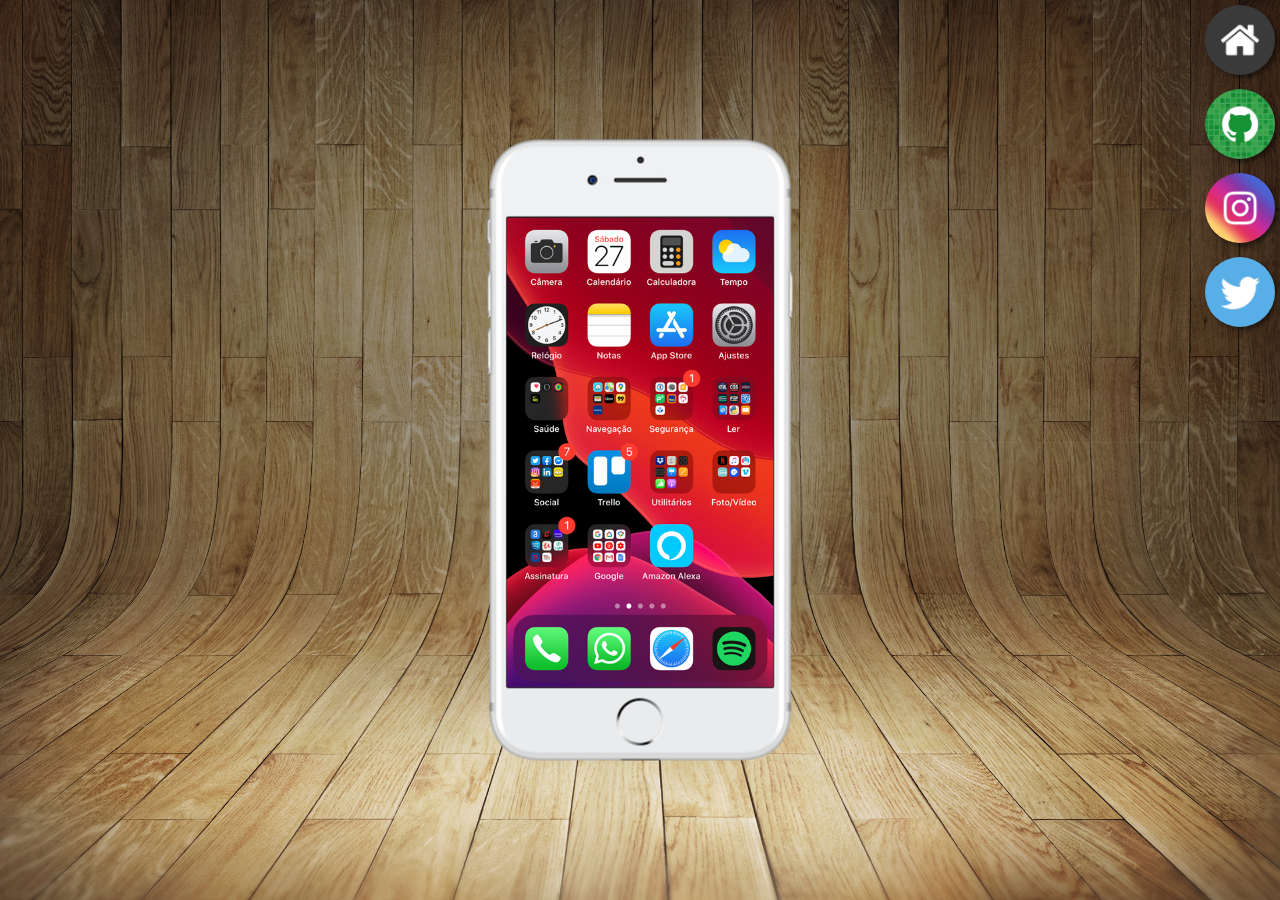
<file: index.html>
<!DOCTYPE html>
<html lang="pt-br">
<head>
    <meta charset="UTF-8">
    <meta http-equiv="X-UA-Compatible" content="IE=edge">
    <meta name="viewport" content="width=device-width, initial-scale=1.0">
    <link rel="stylesheet" href="./estilos/style.css">
    <title>Projeto Redes Sociais</title>
</head>
<body>
    <main>
        <section id="telefone">
            <iframe src="home.html" name="tela" id="tela" frameborder="0">
                Seu navegador não é compatível com isso!
            </iframe>
        </section>

        <section id="redes-sociais">
            <a href="home.html" target="tela"><img src="./imagens/logo-home.jpg" alt="Home"></a><br>
            <a href="github.html" target="tela"><img src="./imagens/logo-github.jpg" alt="GitHub"></a><br>
            <a href="instagram.html" target="tela"><img src="./imagens/logo-instagram.jpg" alt="Instagram"></a><br>
            <a href="twitter.html" target="tela"><img src="./imagens/logo-twitter.jpg" alt="Twitter"></a>
        </section>
    </main>
</body>
</html>
</file>
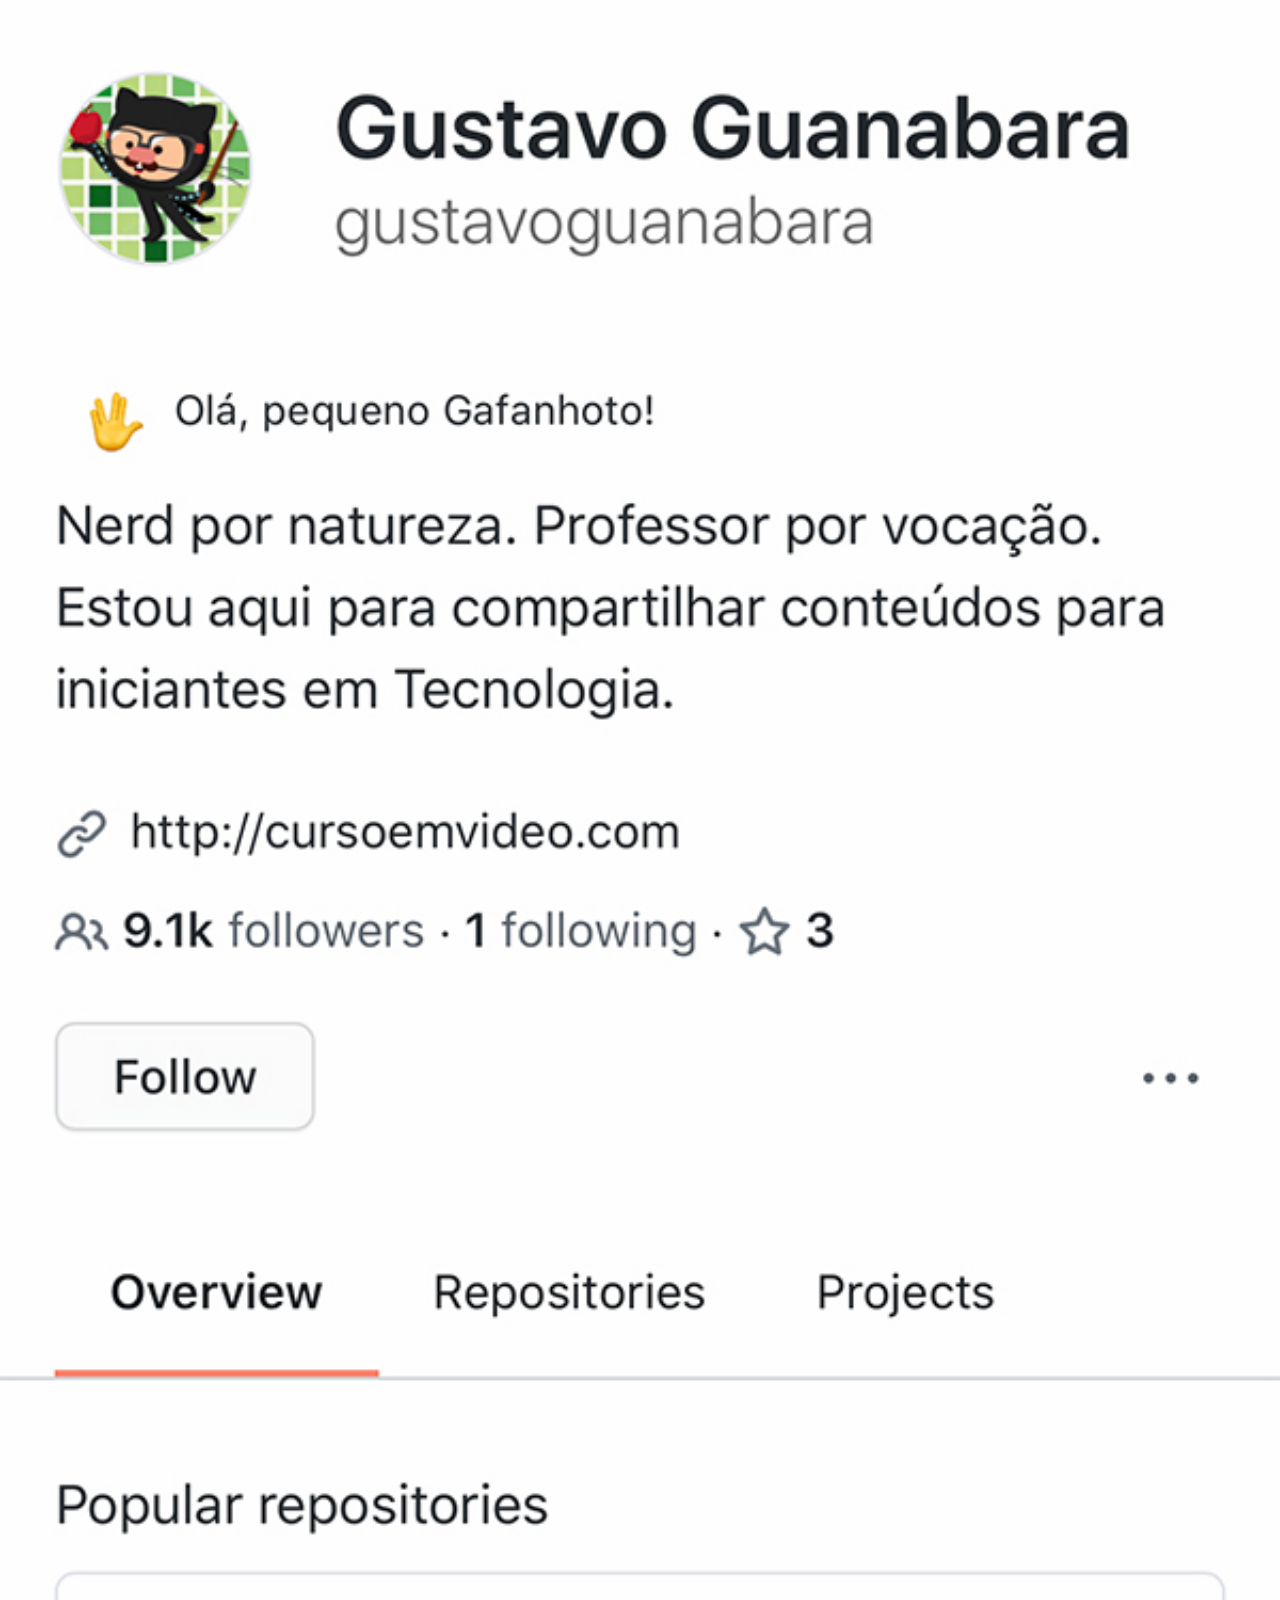
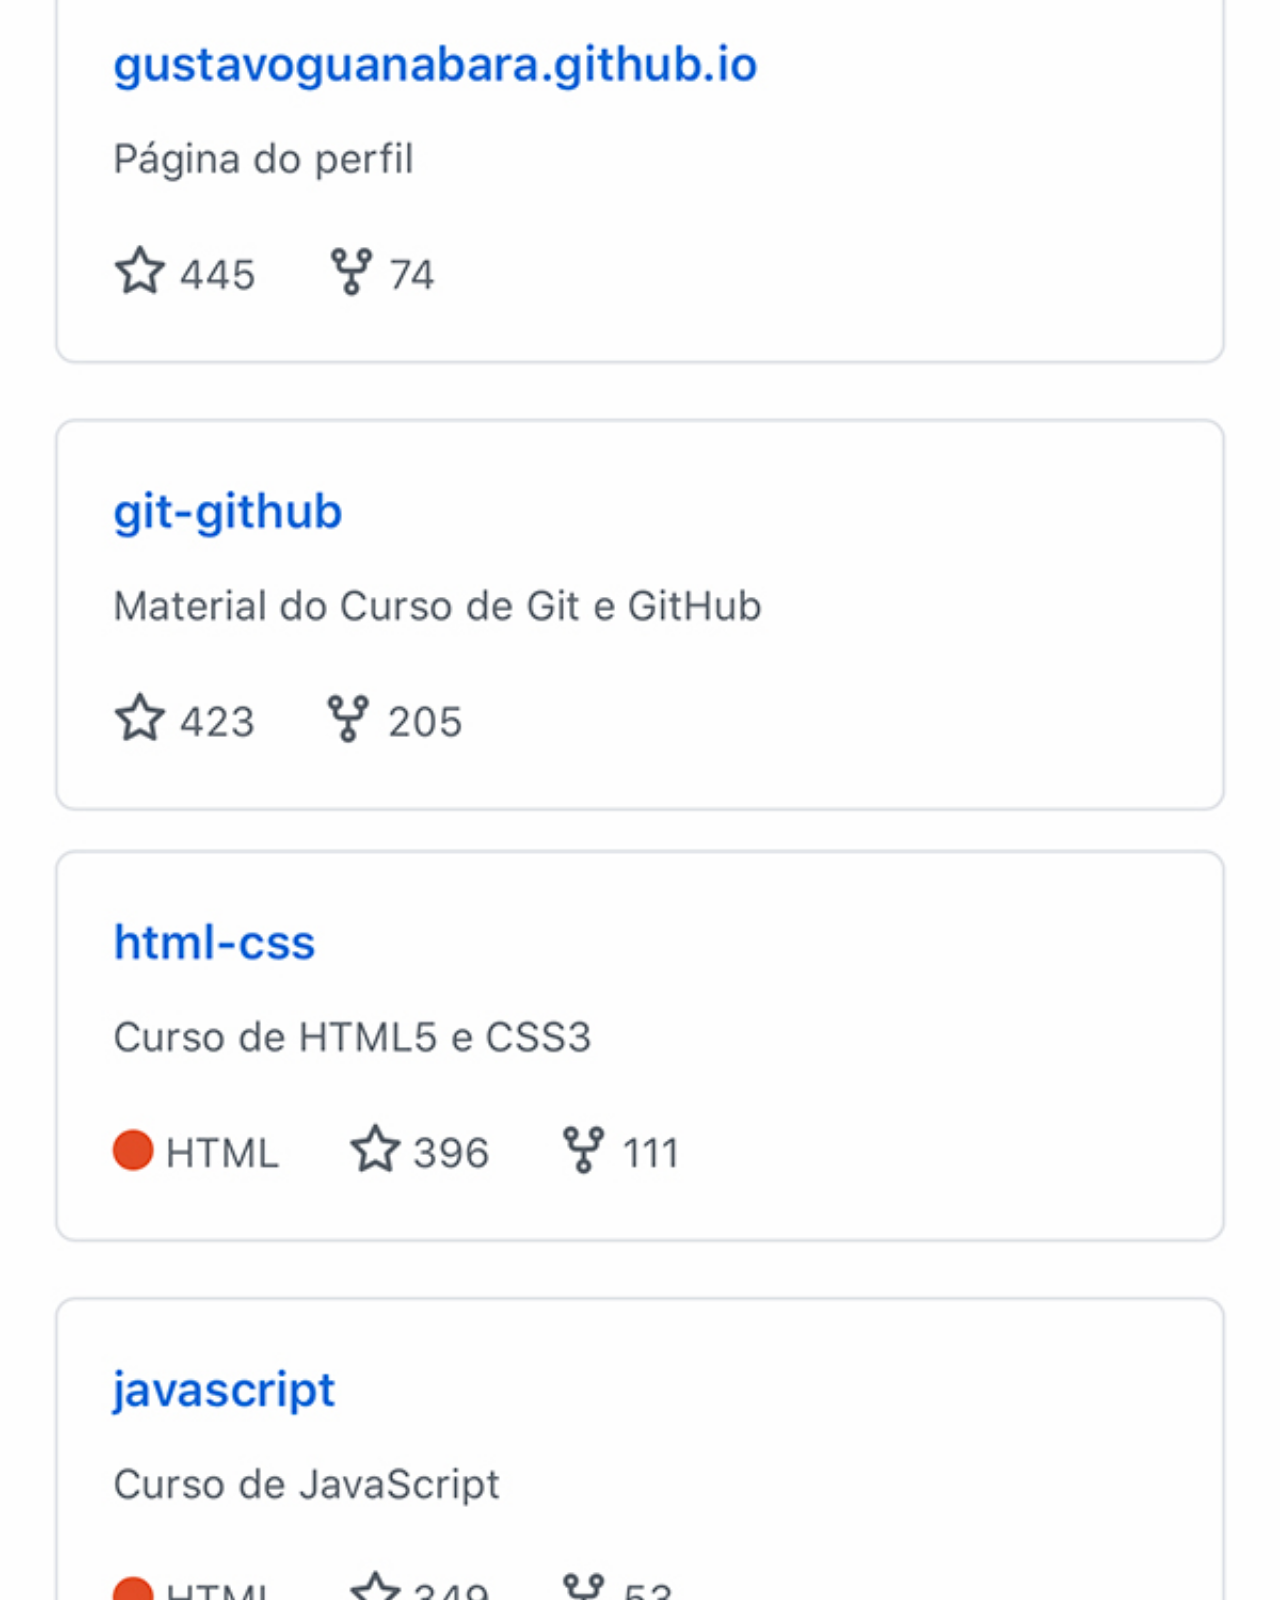
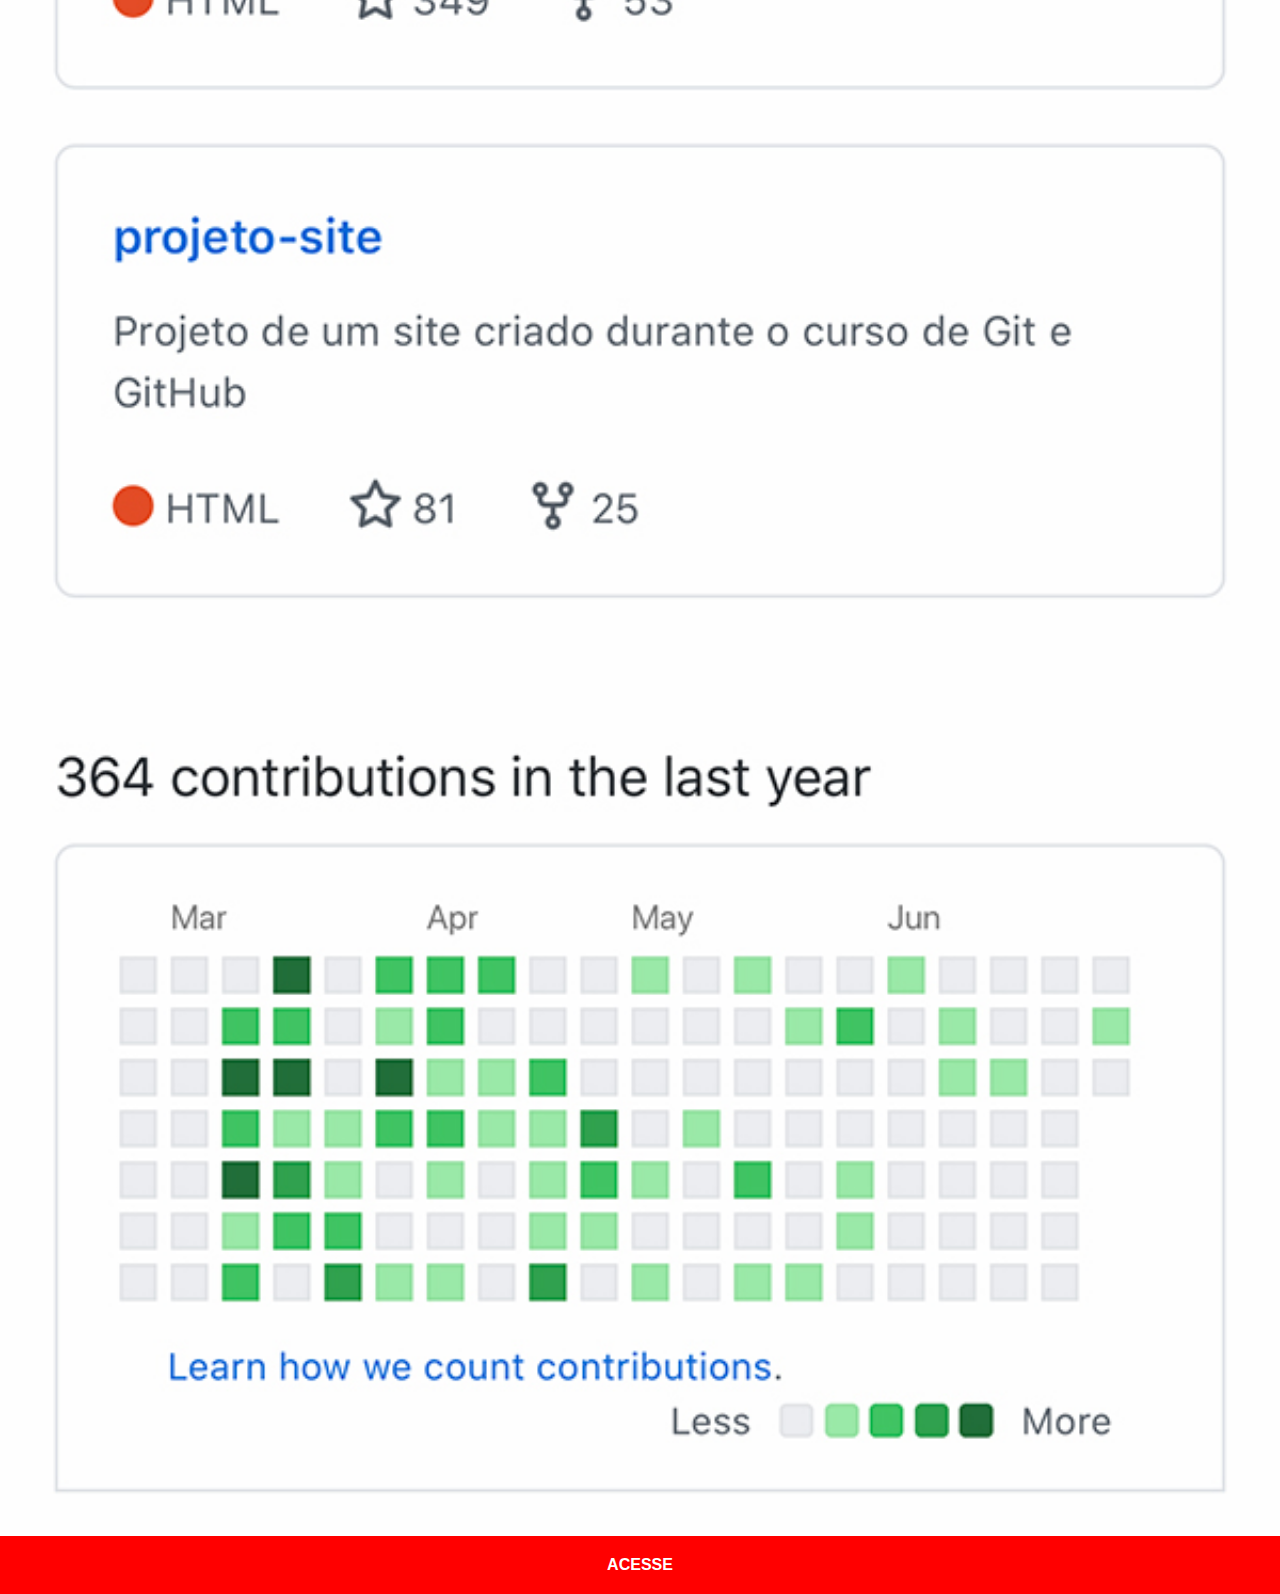
<file: github.html>
<!DOCTYPE html>
<html lang="pt-br">
<head>
    <meta charset="UTF-8">
    <meta http-equiv="X-UA-Compatible" content="IE=edge">
    <meta name="viewport" content="width=device-width, initial-scale=1.0">
    <link rel="stylesheet" href="./estilos/social.css">
    <title>GitHub</title>
</head>
<body>
    <img src="./imagens/tela-github.jpg" alt="GitHub">
    <a href="https://github.com/HiurySilvano" target="_blank">ACESSE</a>
</body>
</html>
</file>
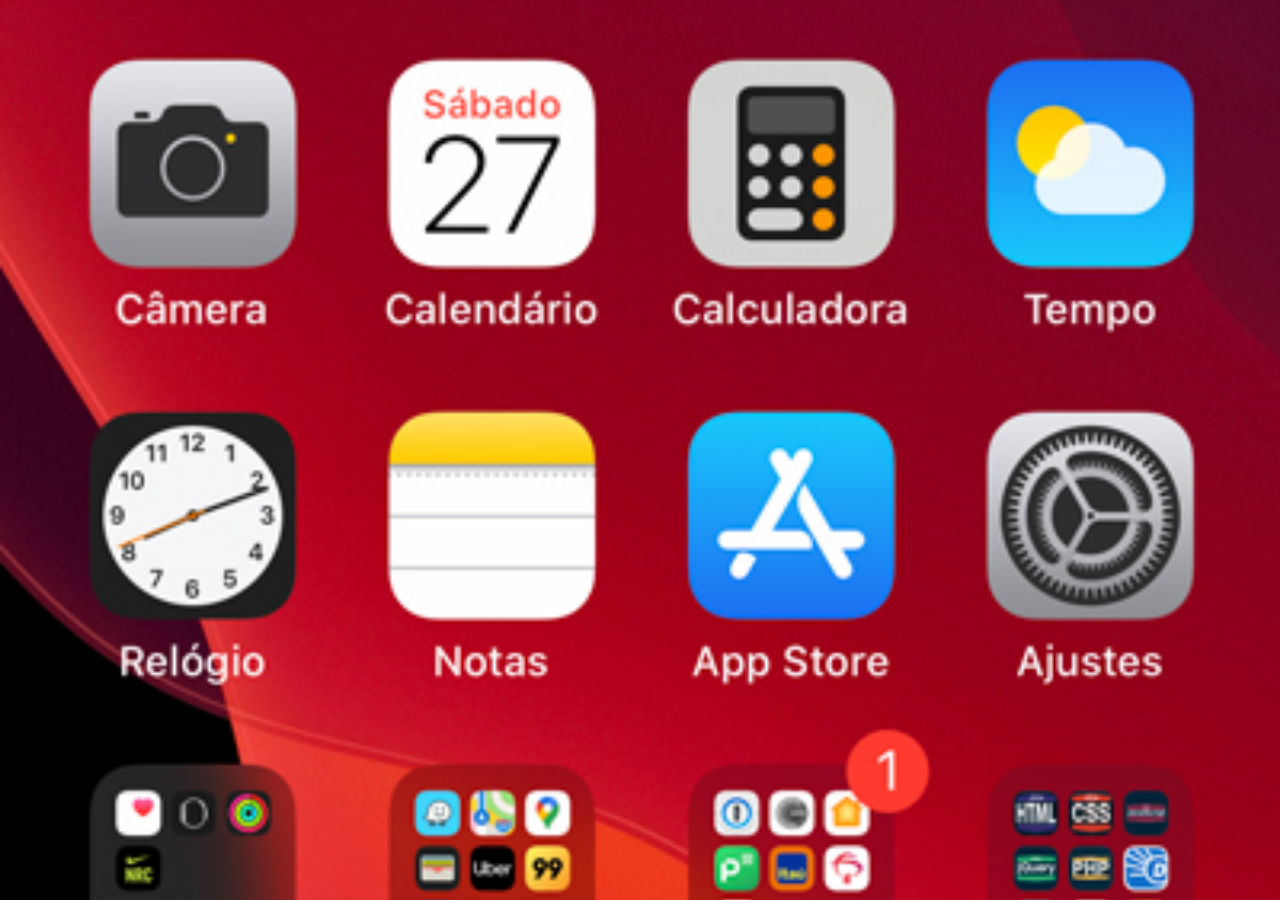
<file: home.html>
<!DOCTYPE html>
<html lang="pt-br">
<head>
    <meta charset="UTF-8">
    <meta http-equiv="X-UA-Compatible" content="IE=edge">
    <meta name="viewport" content="width=device-width, initial-scale=1.0">
    <title>Home</title>
    <style>
        *{
            margin: 0px;
            padding: 0px;
        }

        body{
            width: 100vw;
            height: 100vh;
            background: black url('./imagens/tela-home.jpg') no-repeat top center;
            background-size: cover;
        }
    </style>
</head>
<body>
    
</body>
</html>
</file>
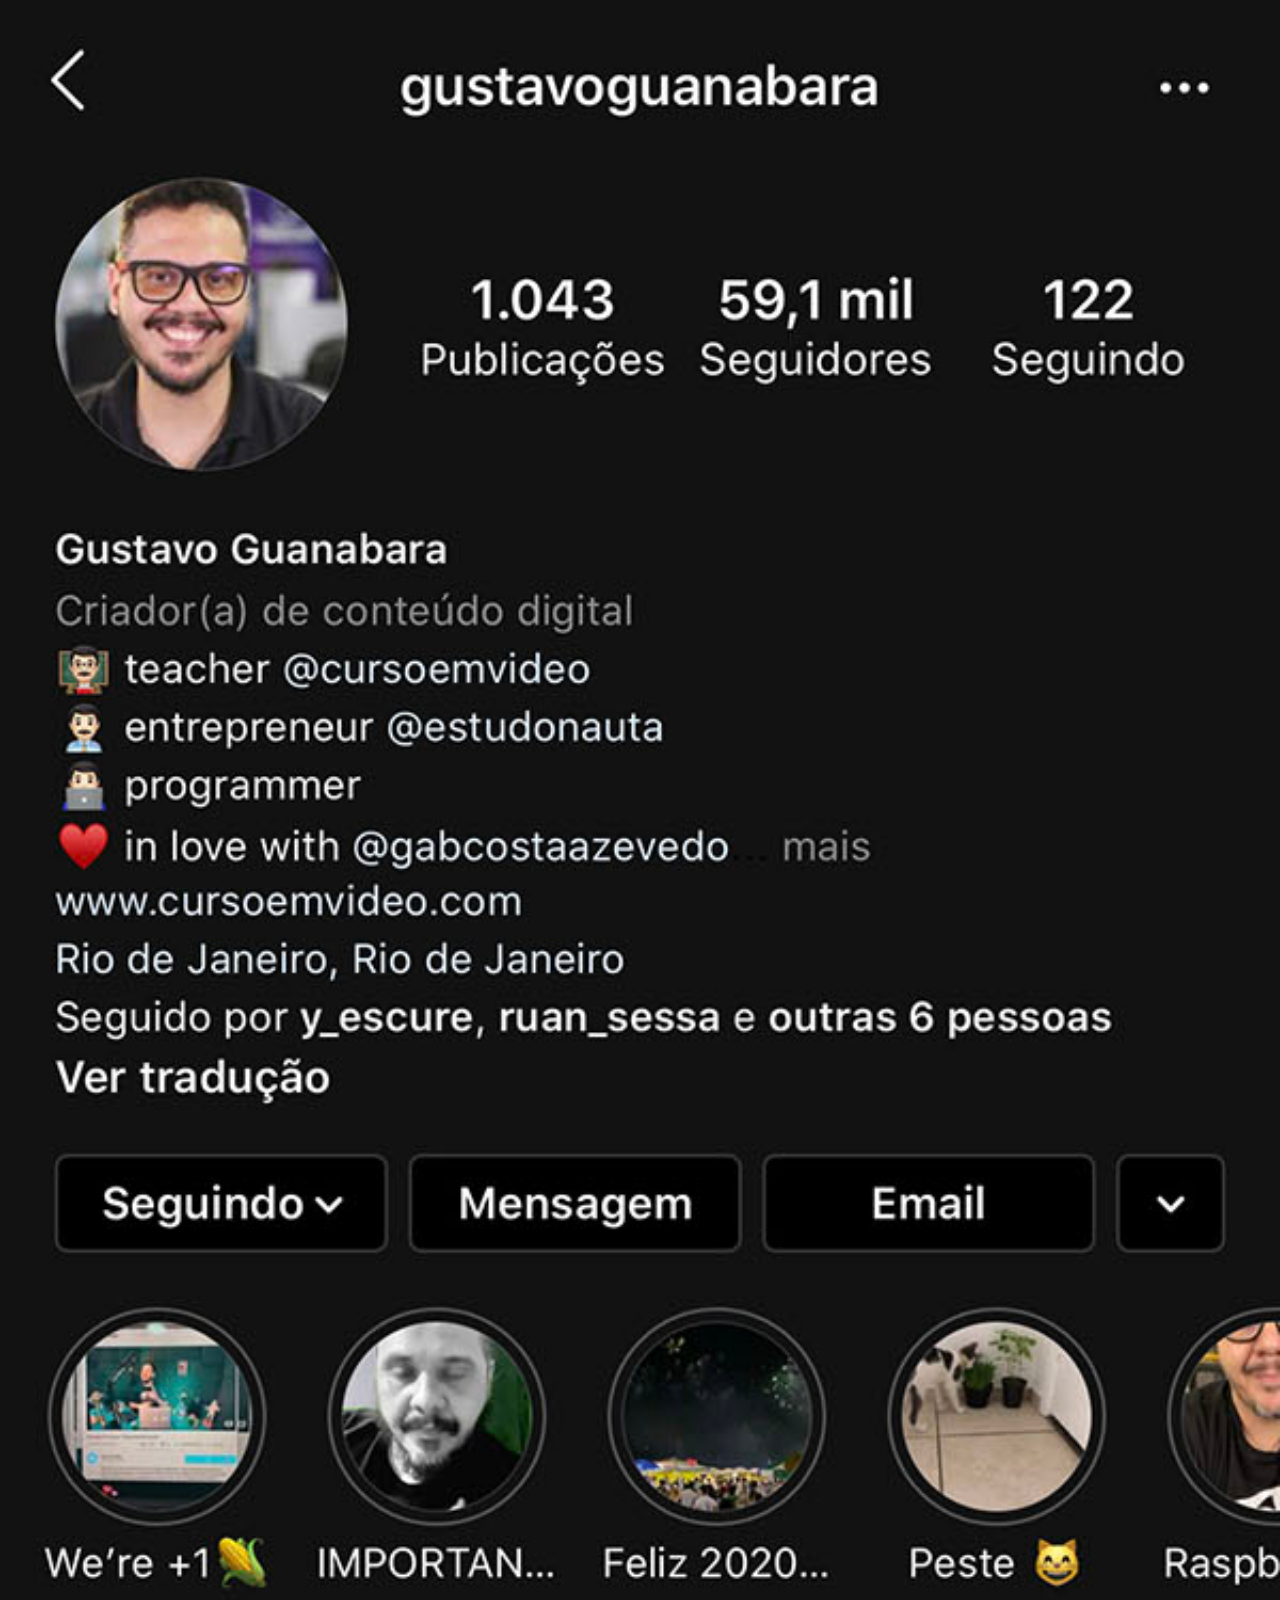
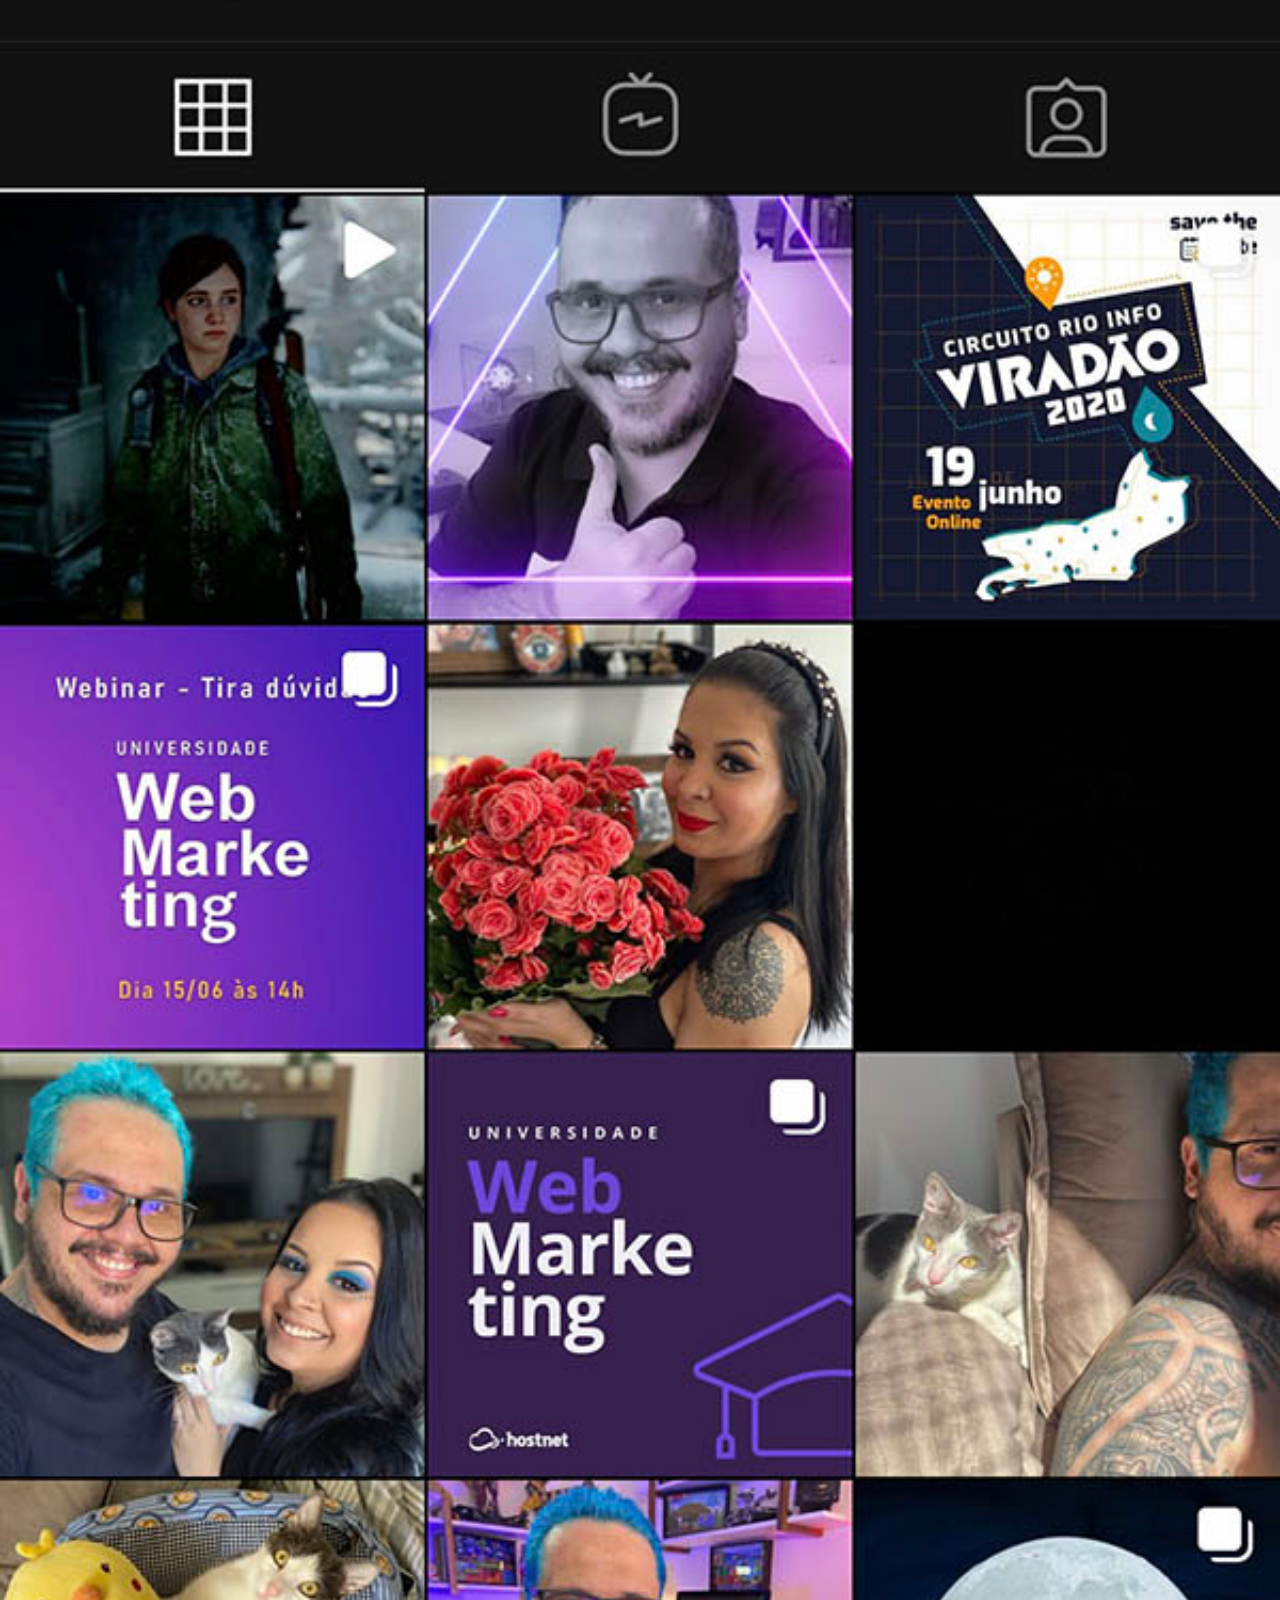
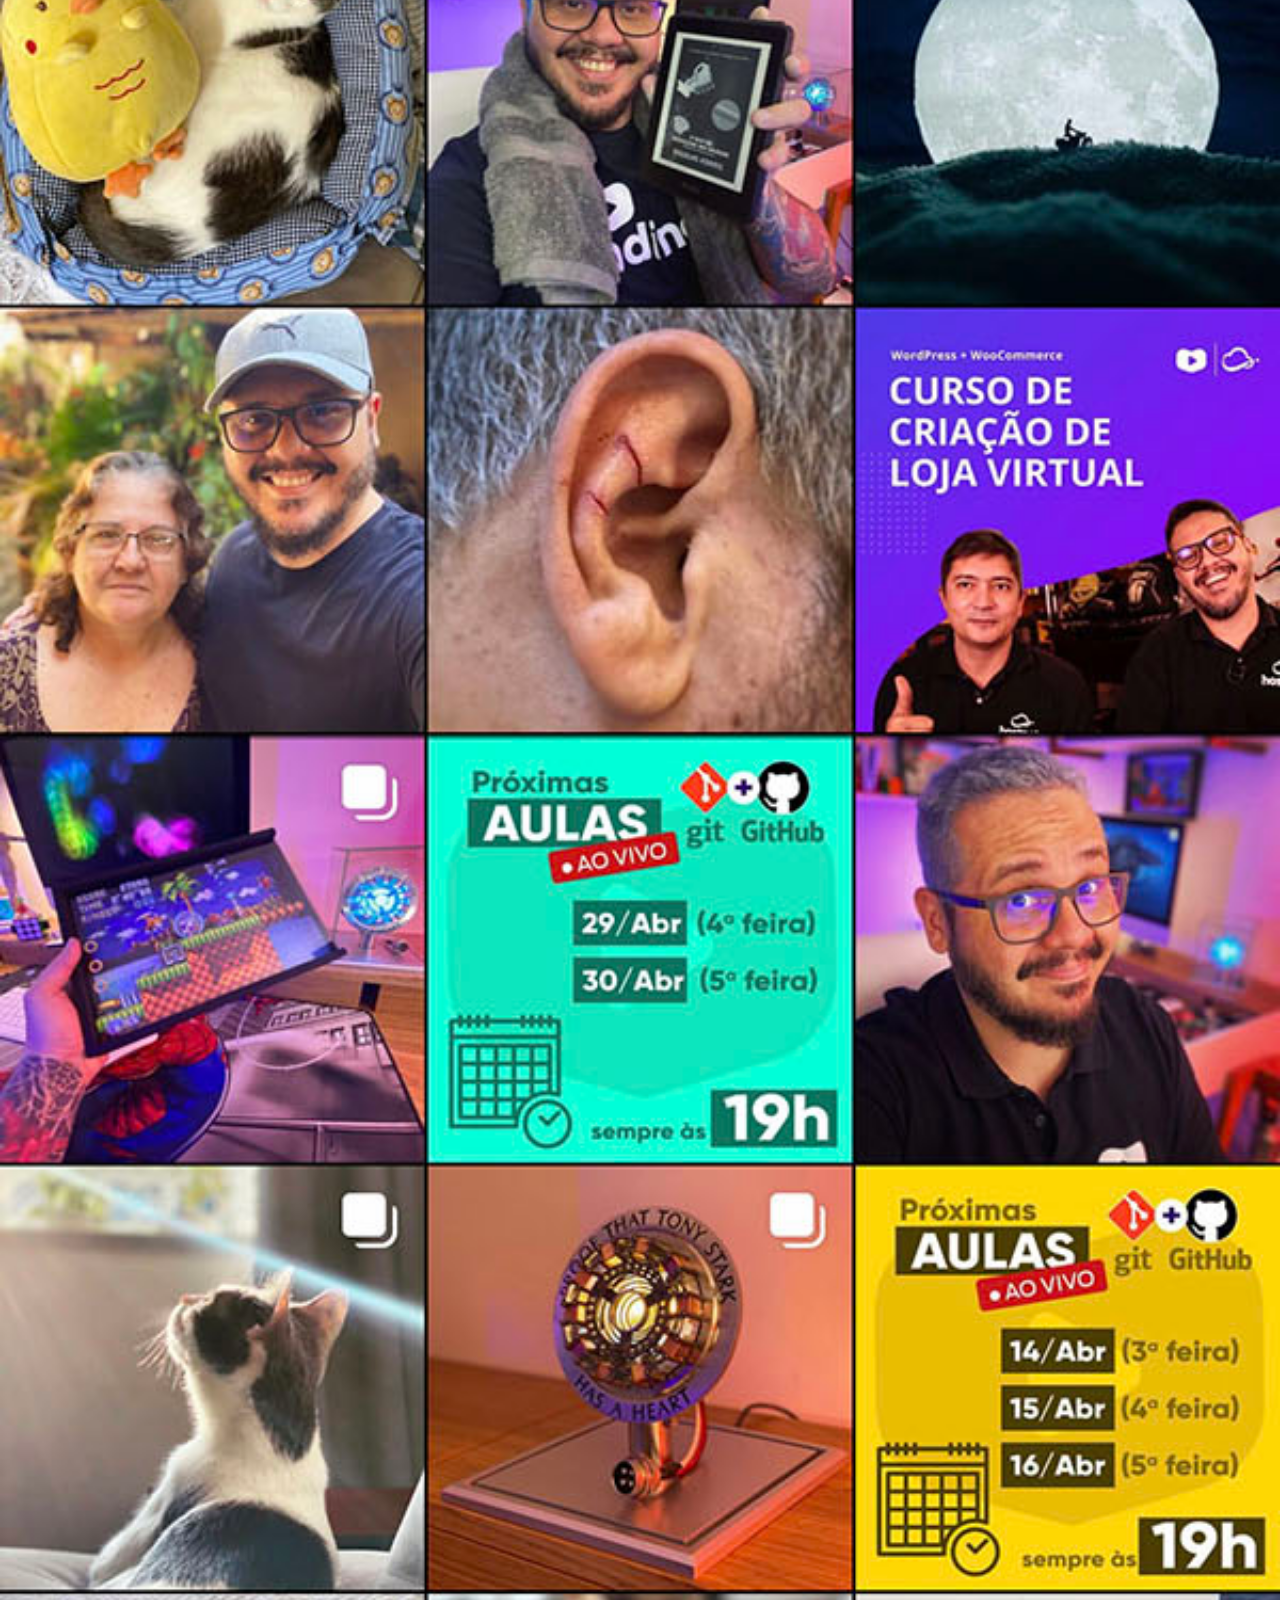
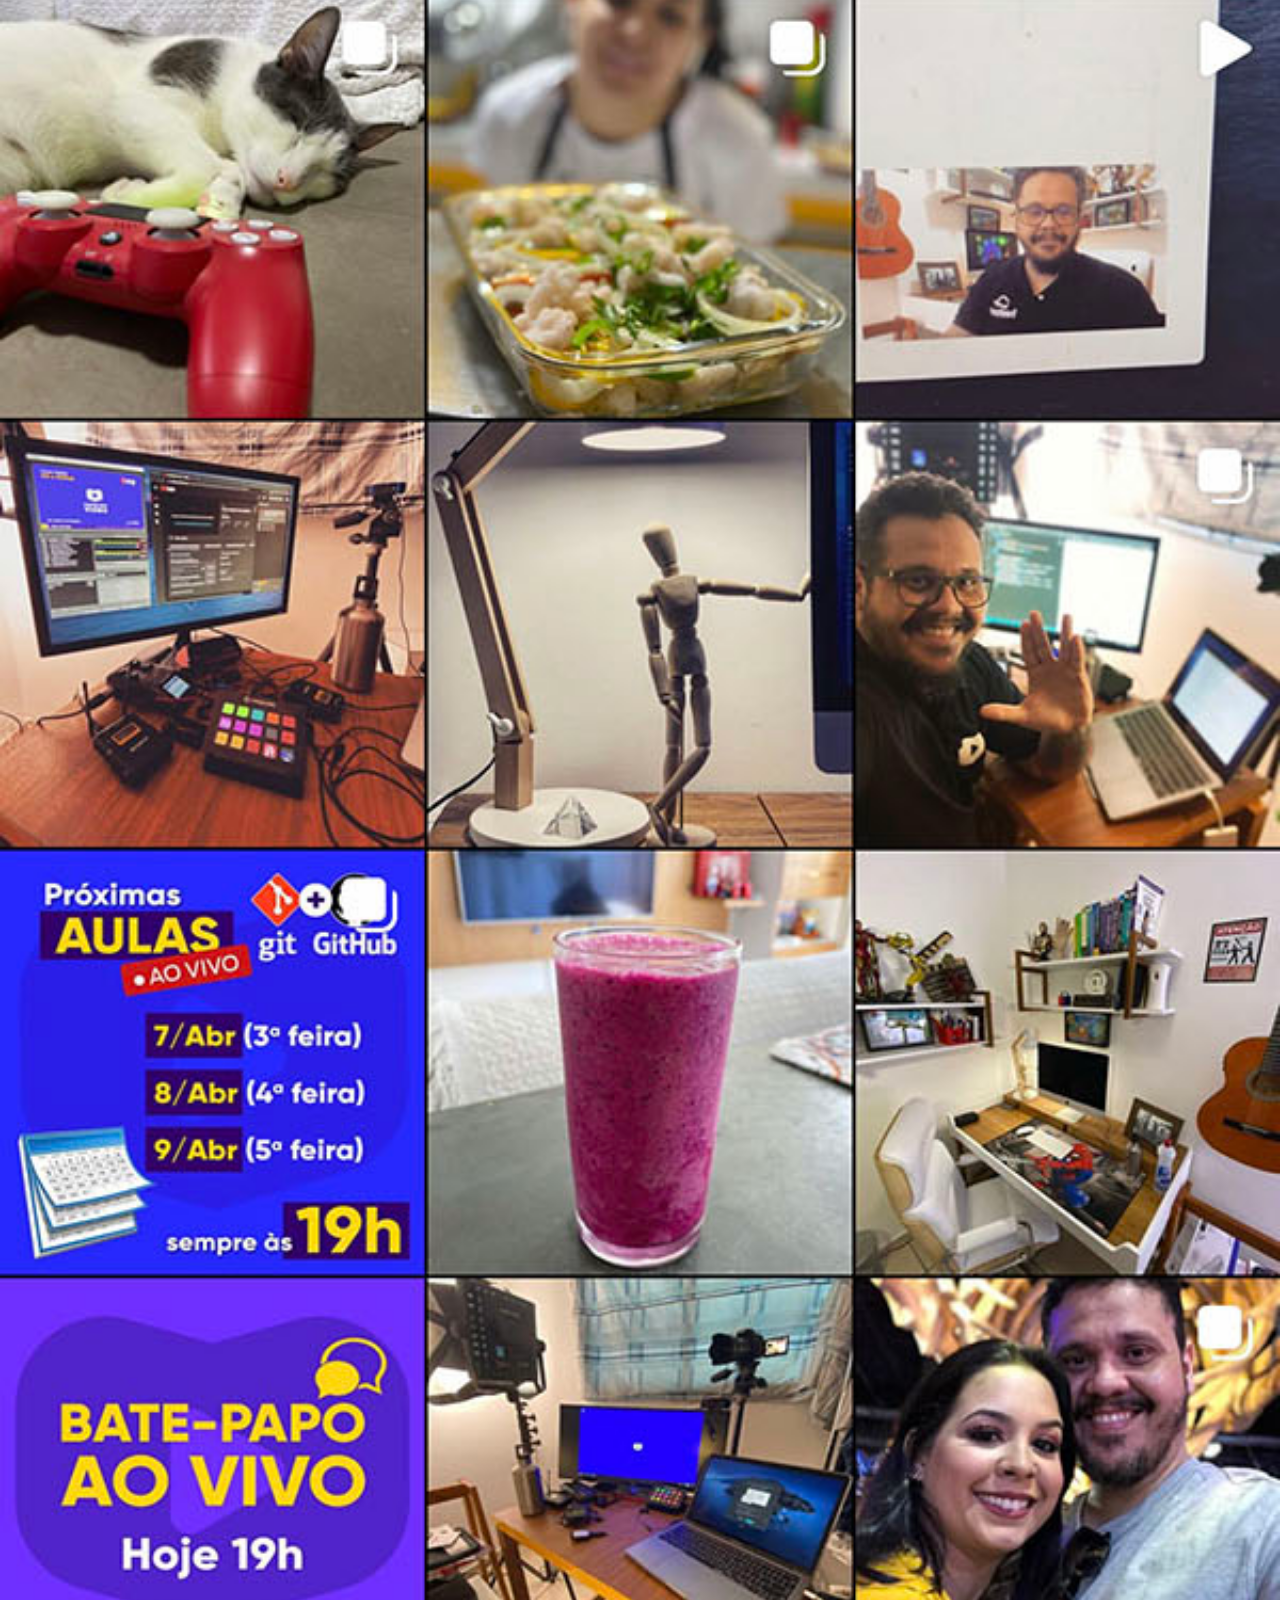
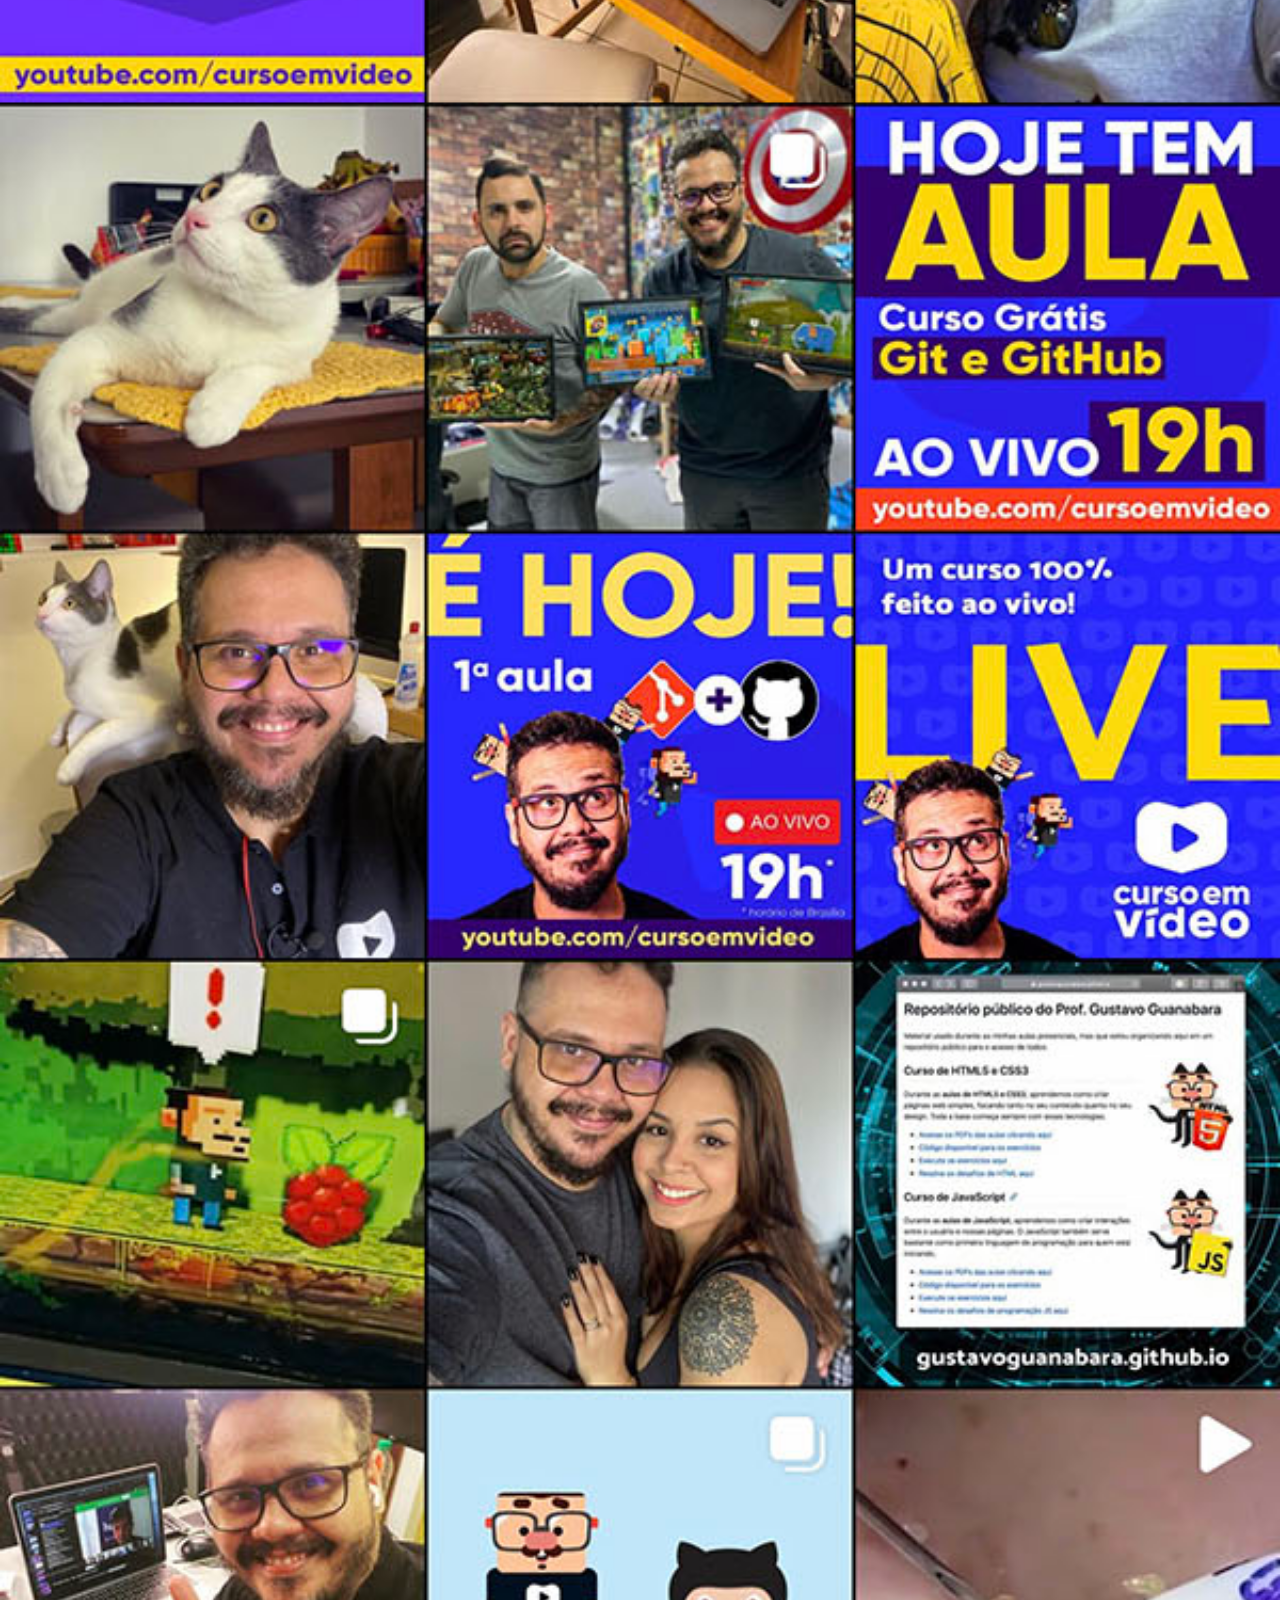
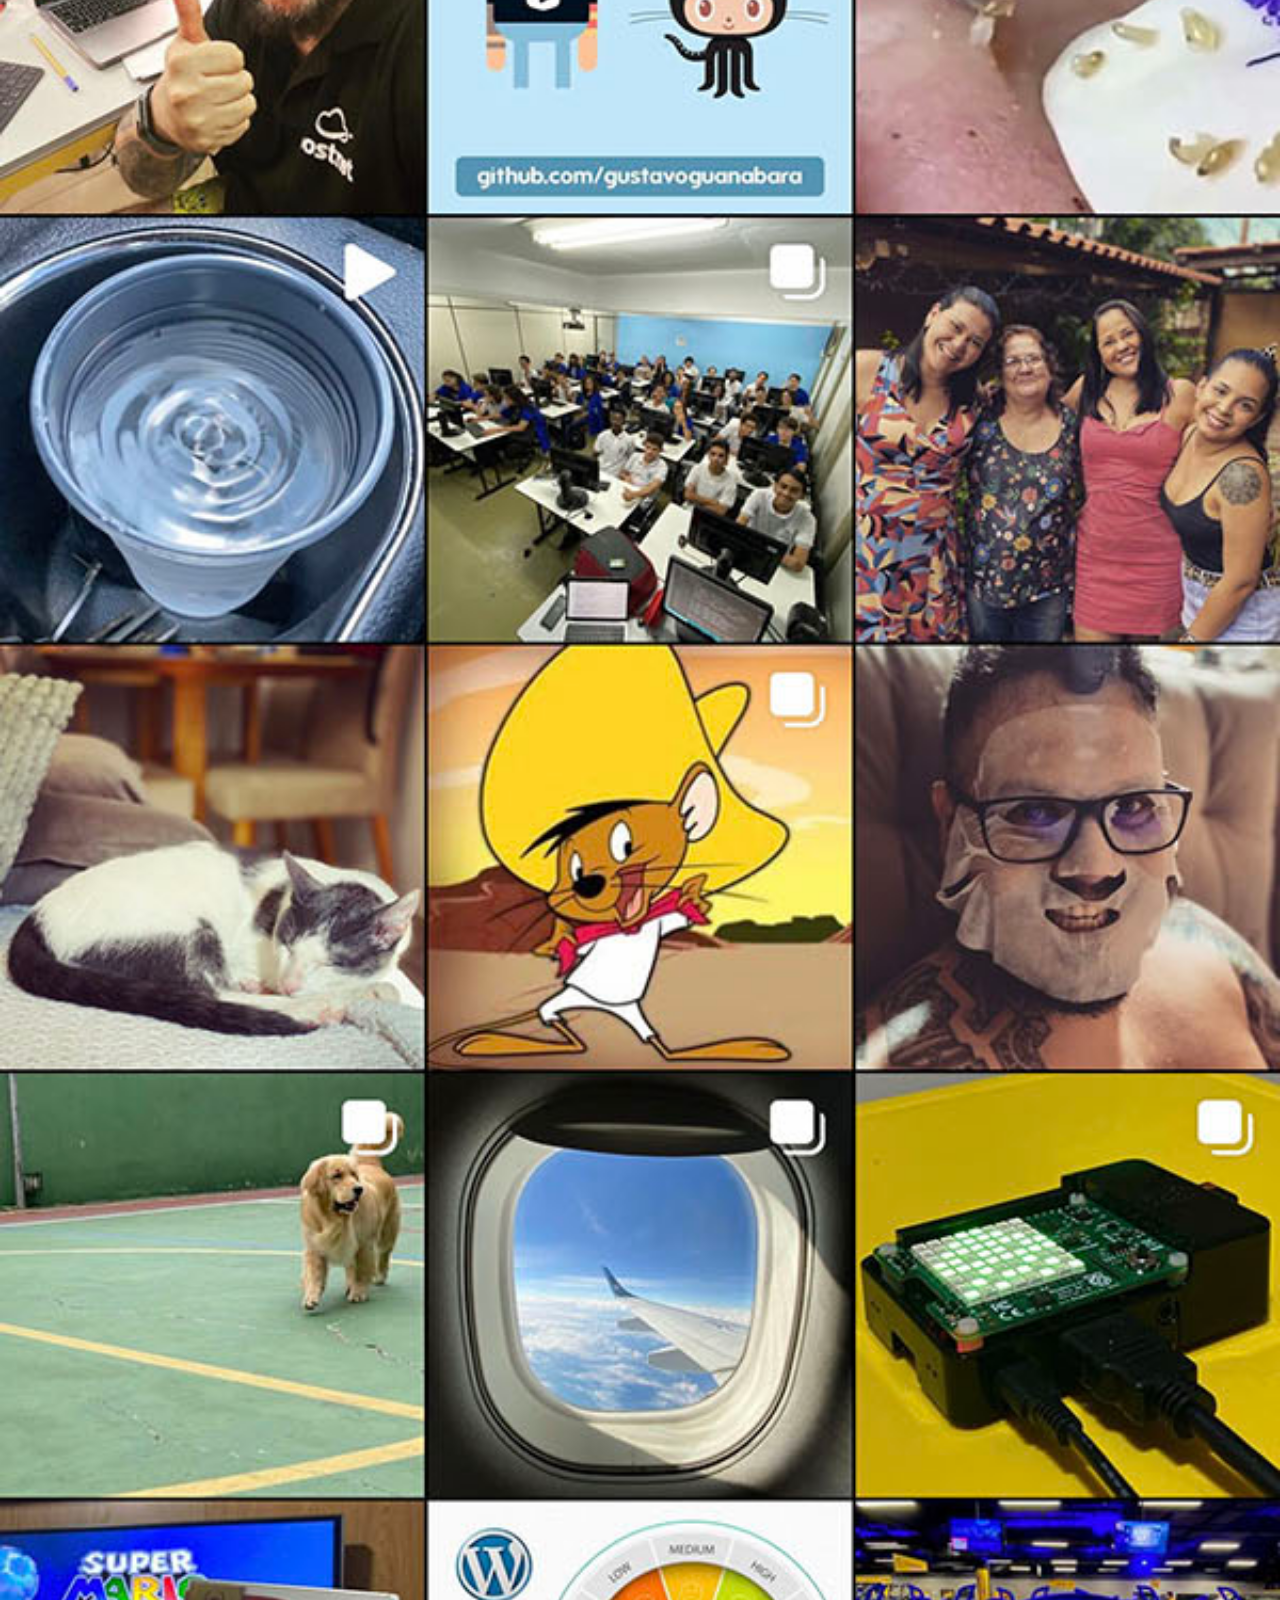
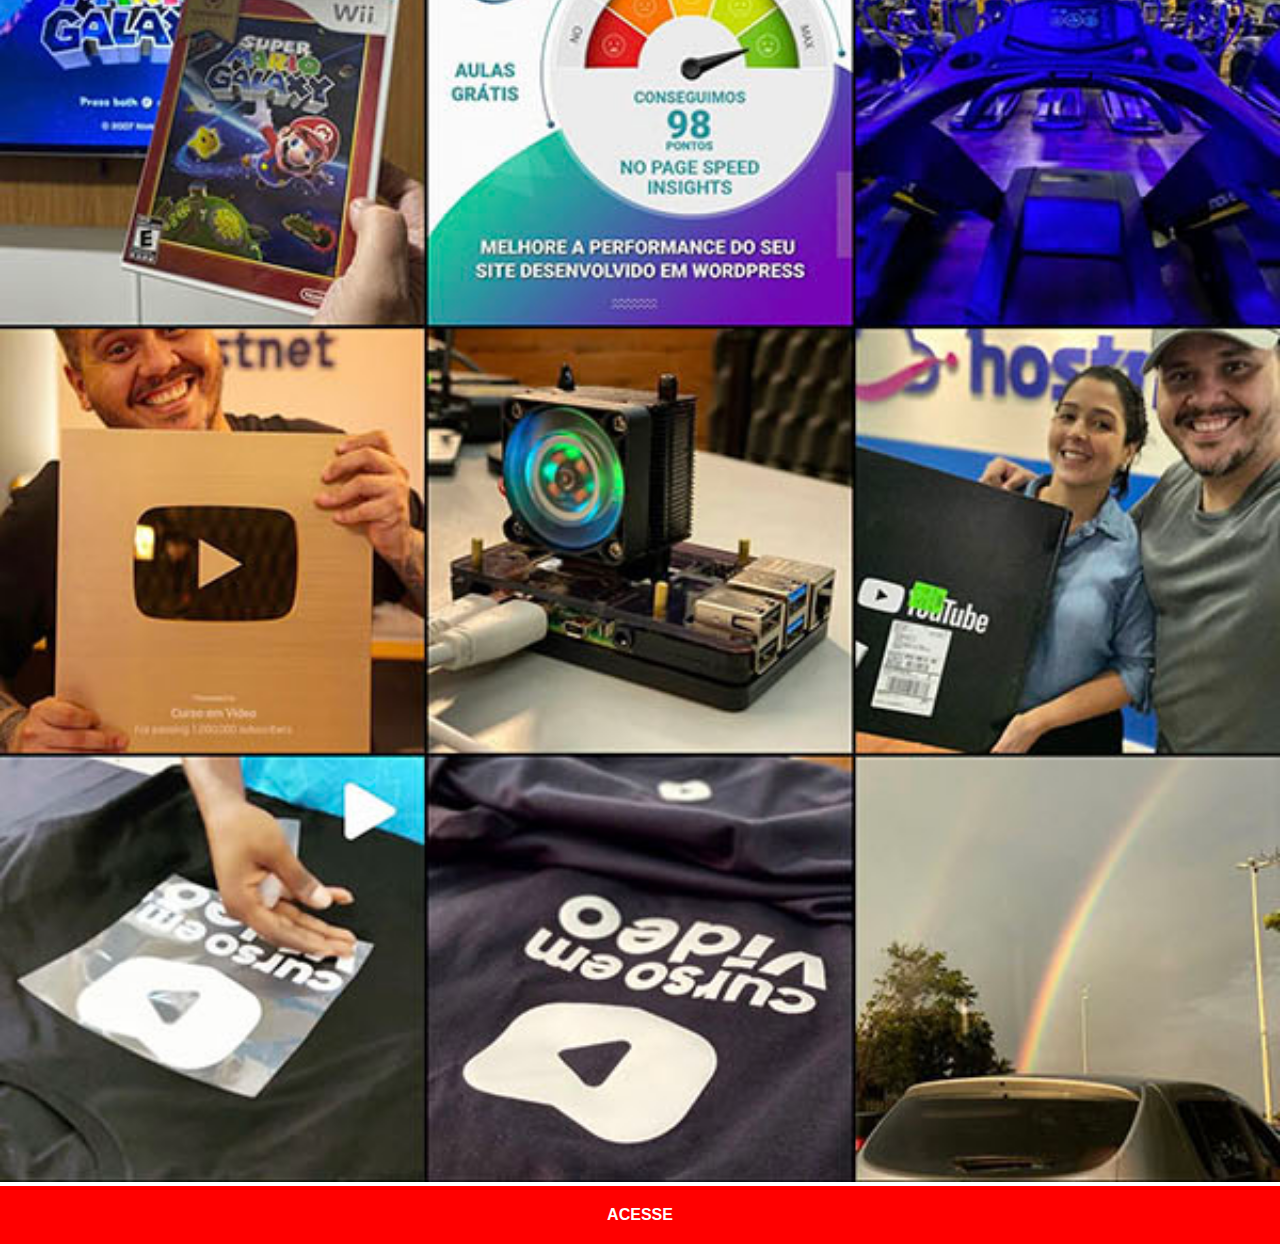
<file: instagram.html>
<!DOCTYPE html>
<html lang="pt-br">
<head>
    <meta charset="UTF-8">
    <meta http-equiv="X-UA-Compatible" content="IE=edge">
    <meta name="viewport" content="width=device-width, initial-scale=1.0">
    <link rel="stylesheet" href="./estilos/social.css">
    <title>Instagram</title>
</head>
<body>
    <img src="./imagens/tela-instagram.jpg" alt="Instagram">
    <a href="https://www.instagram.com/hiurylittleb/" target="_blank">ACESSE</a>
</body>
</html>
</file>
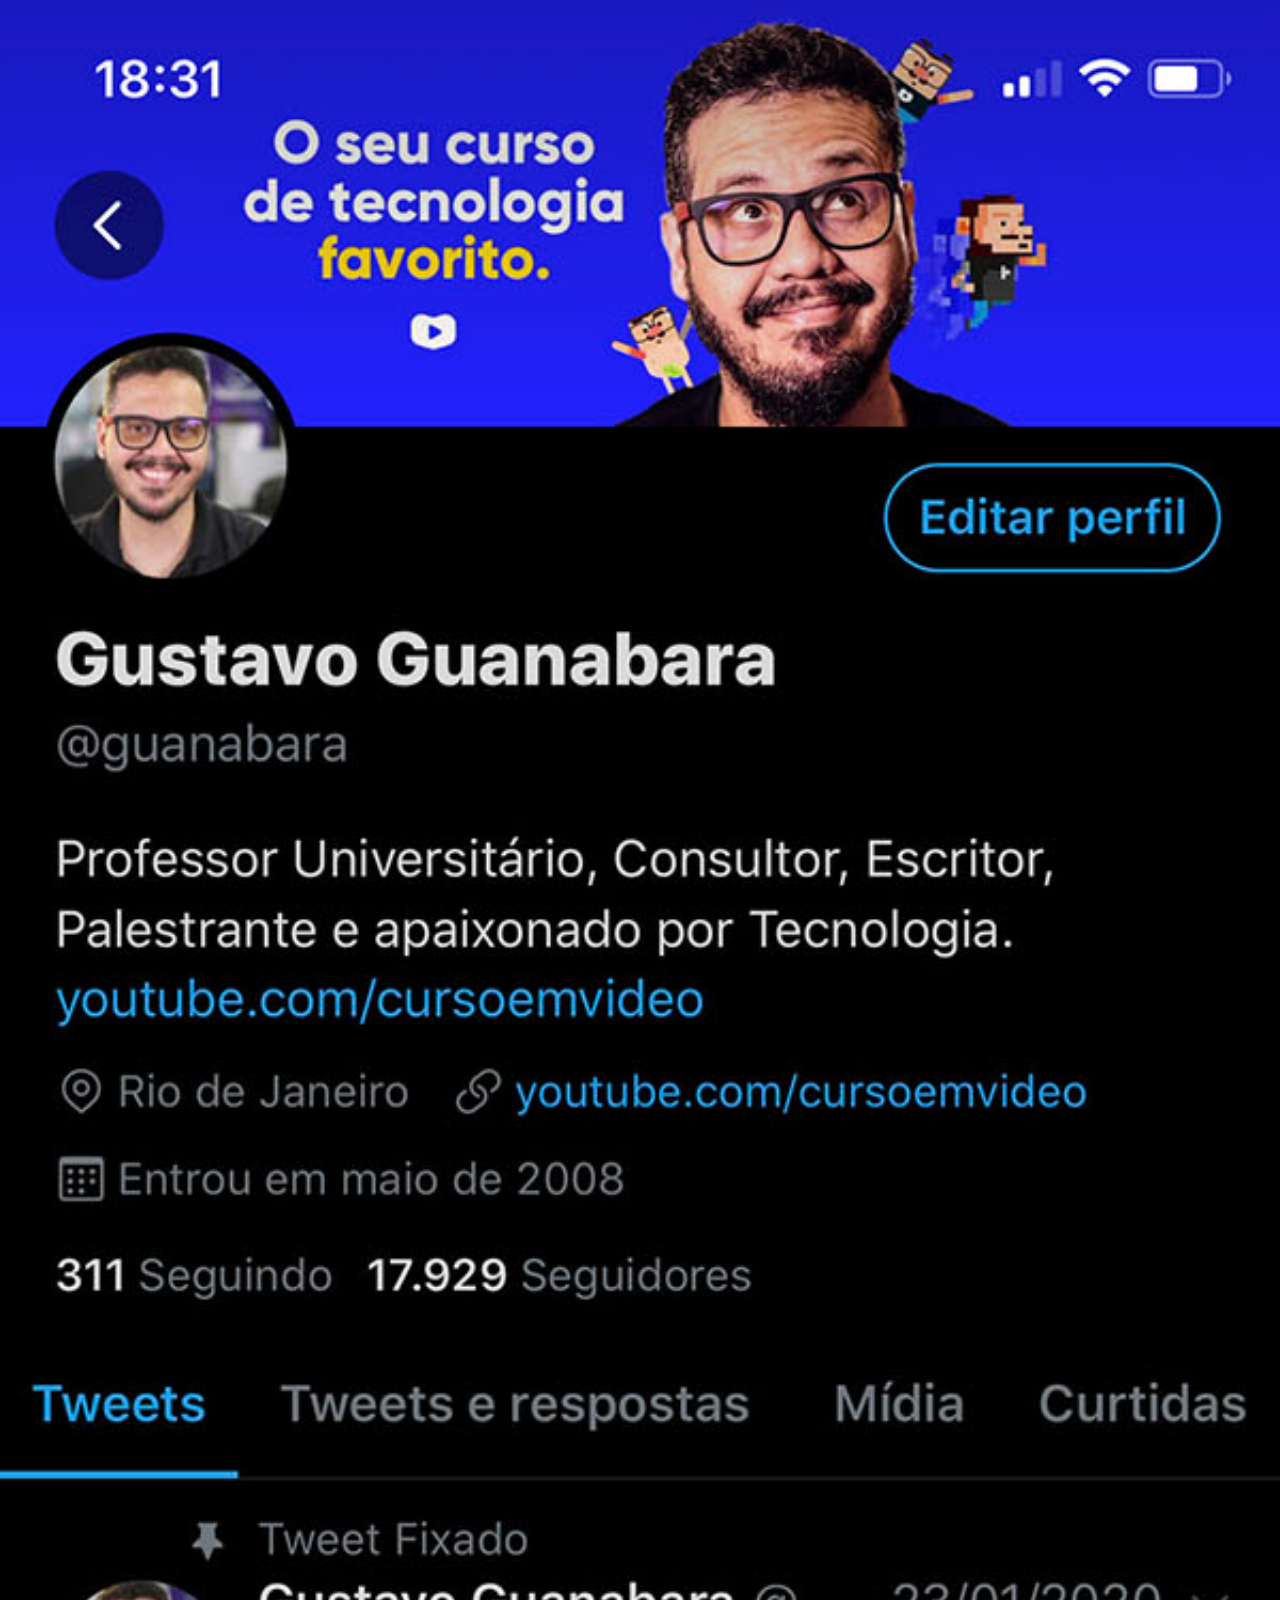
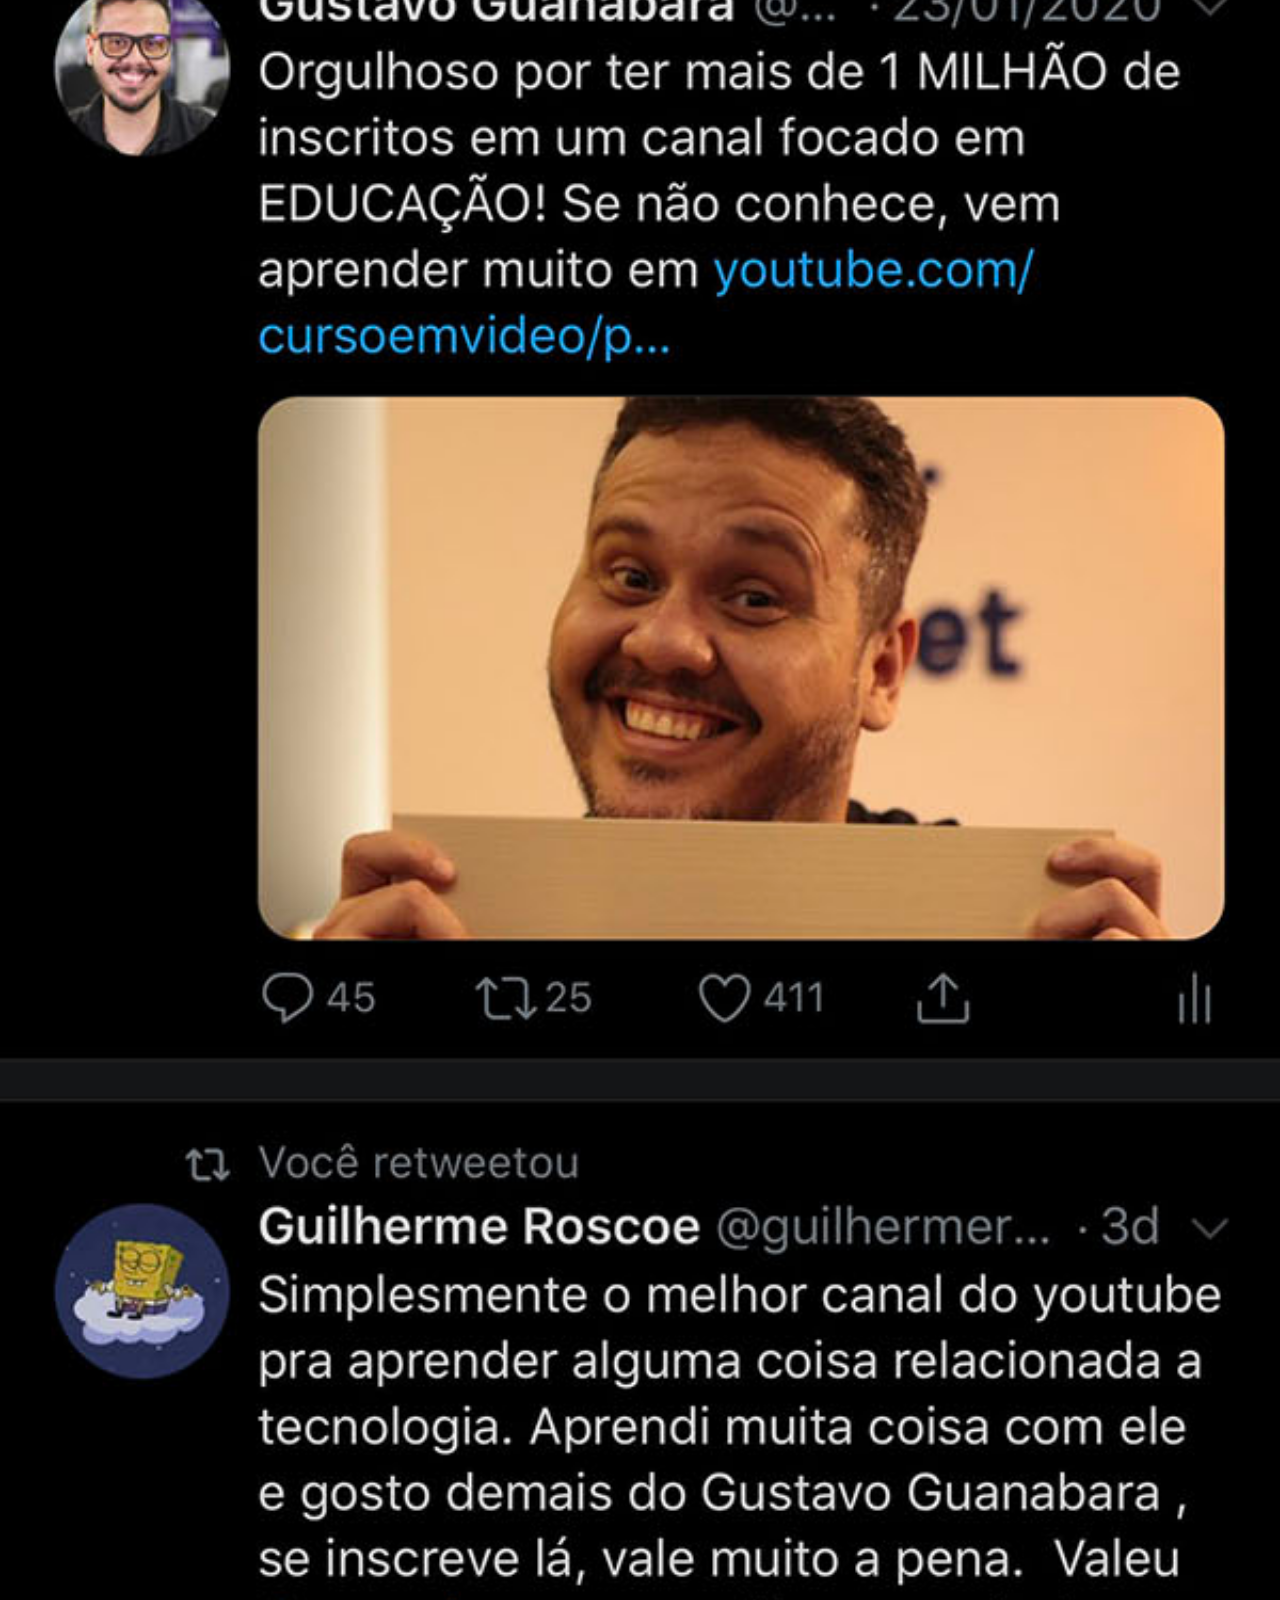
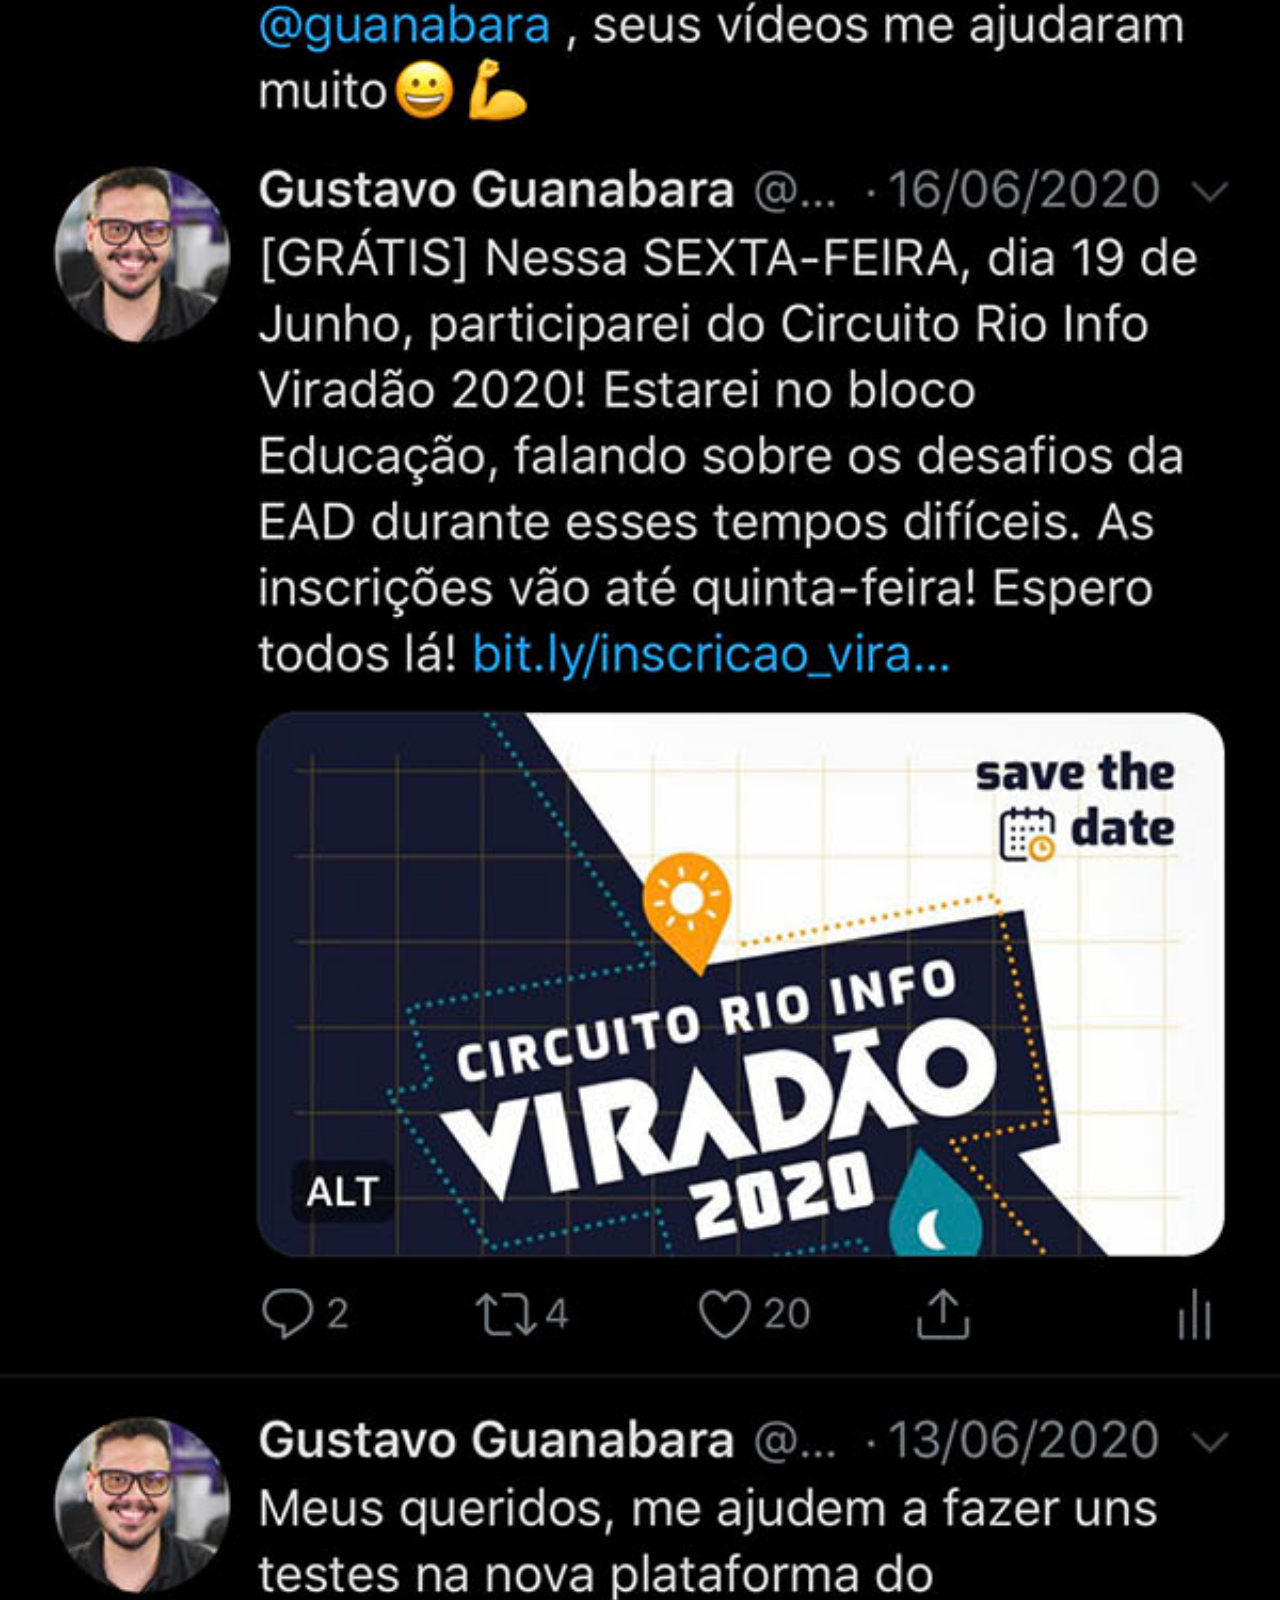
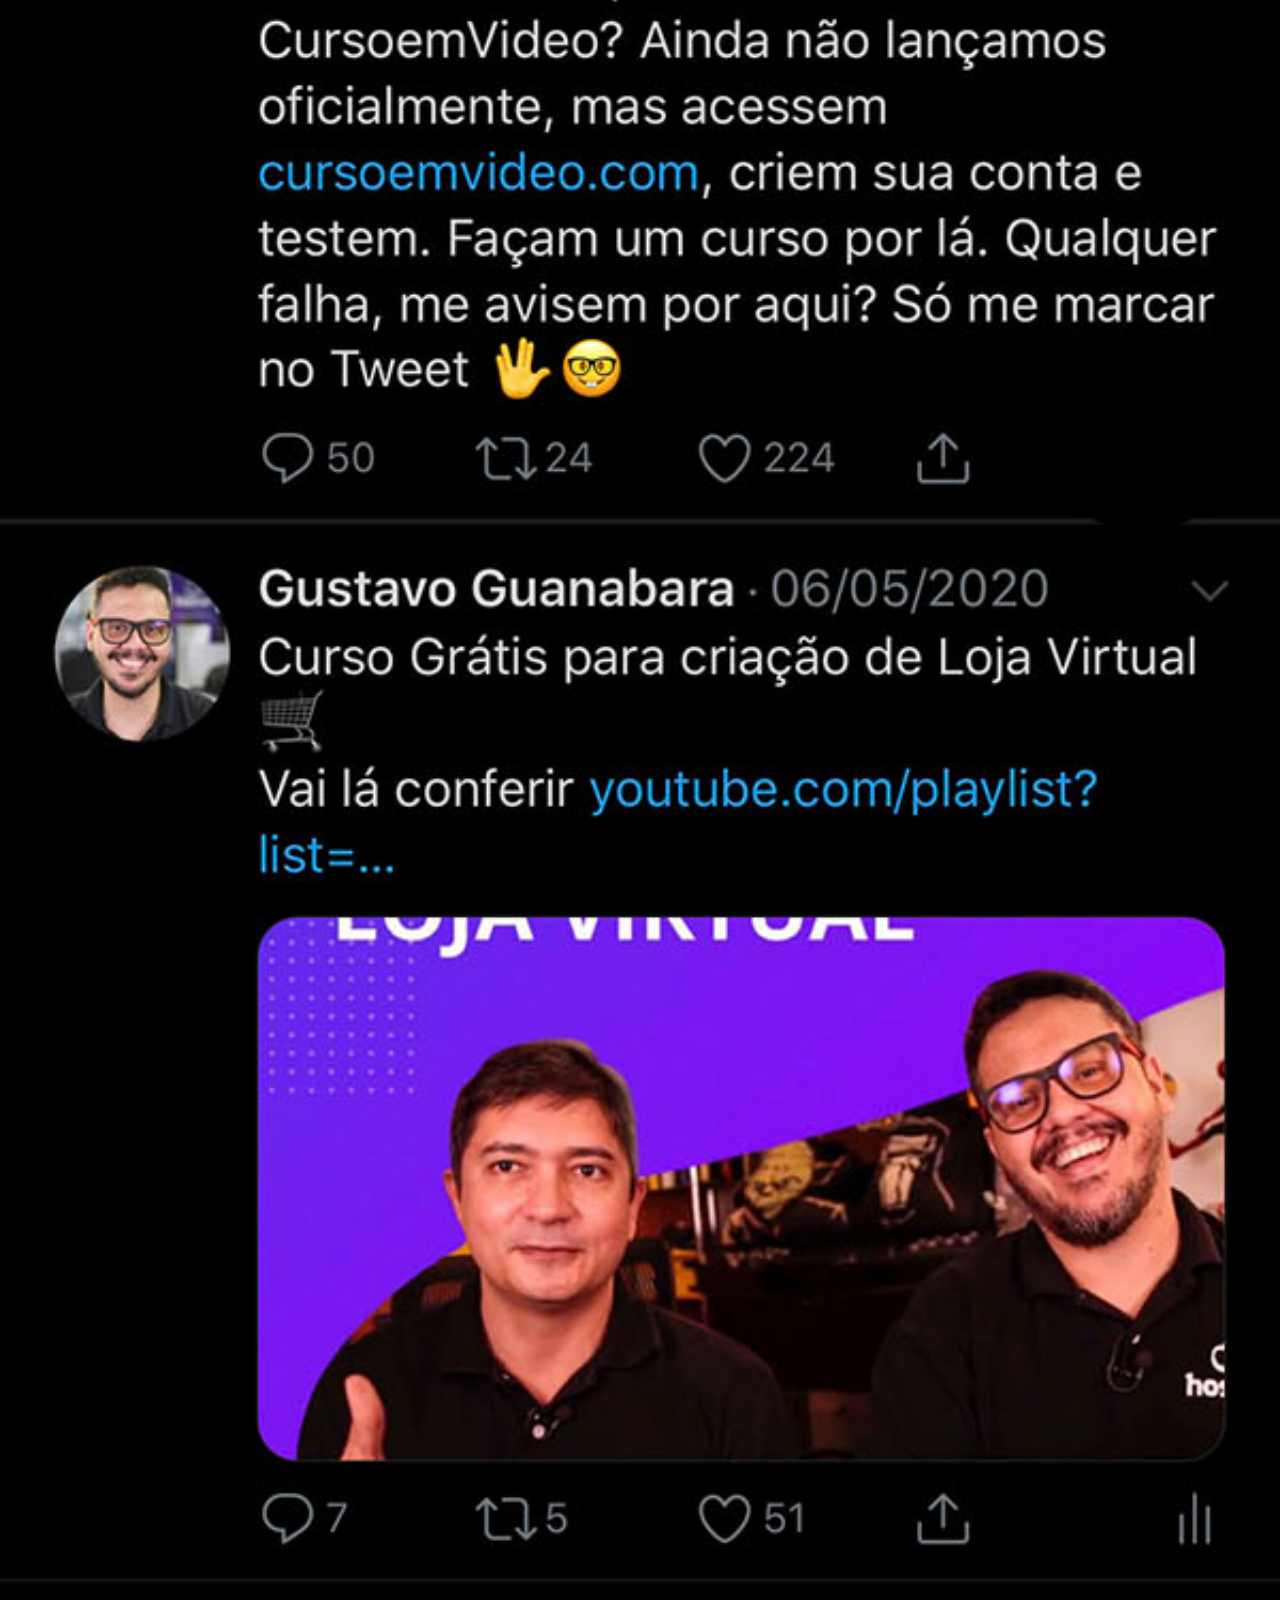
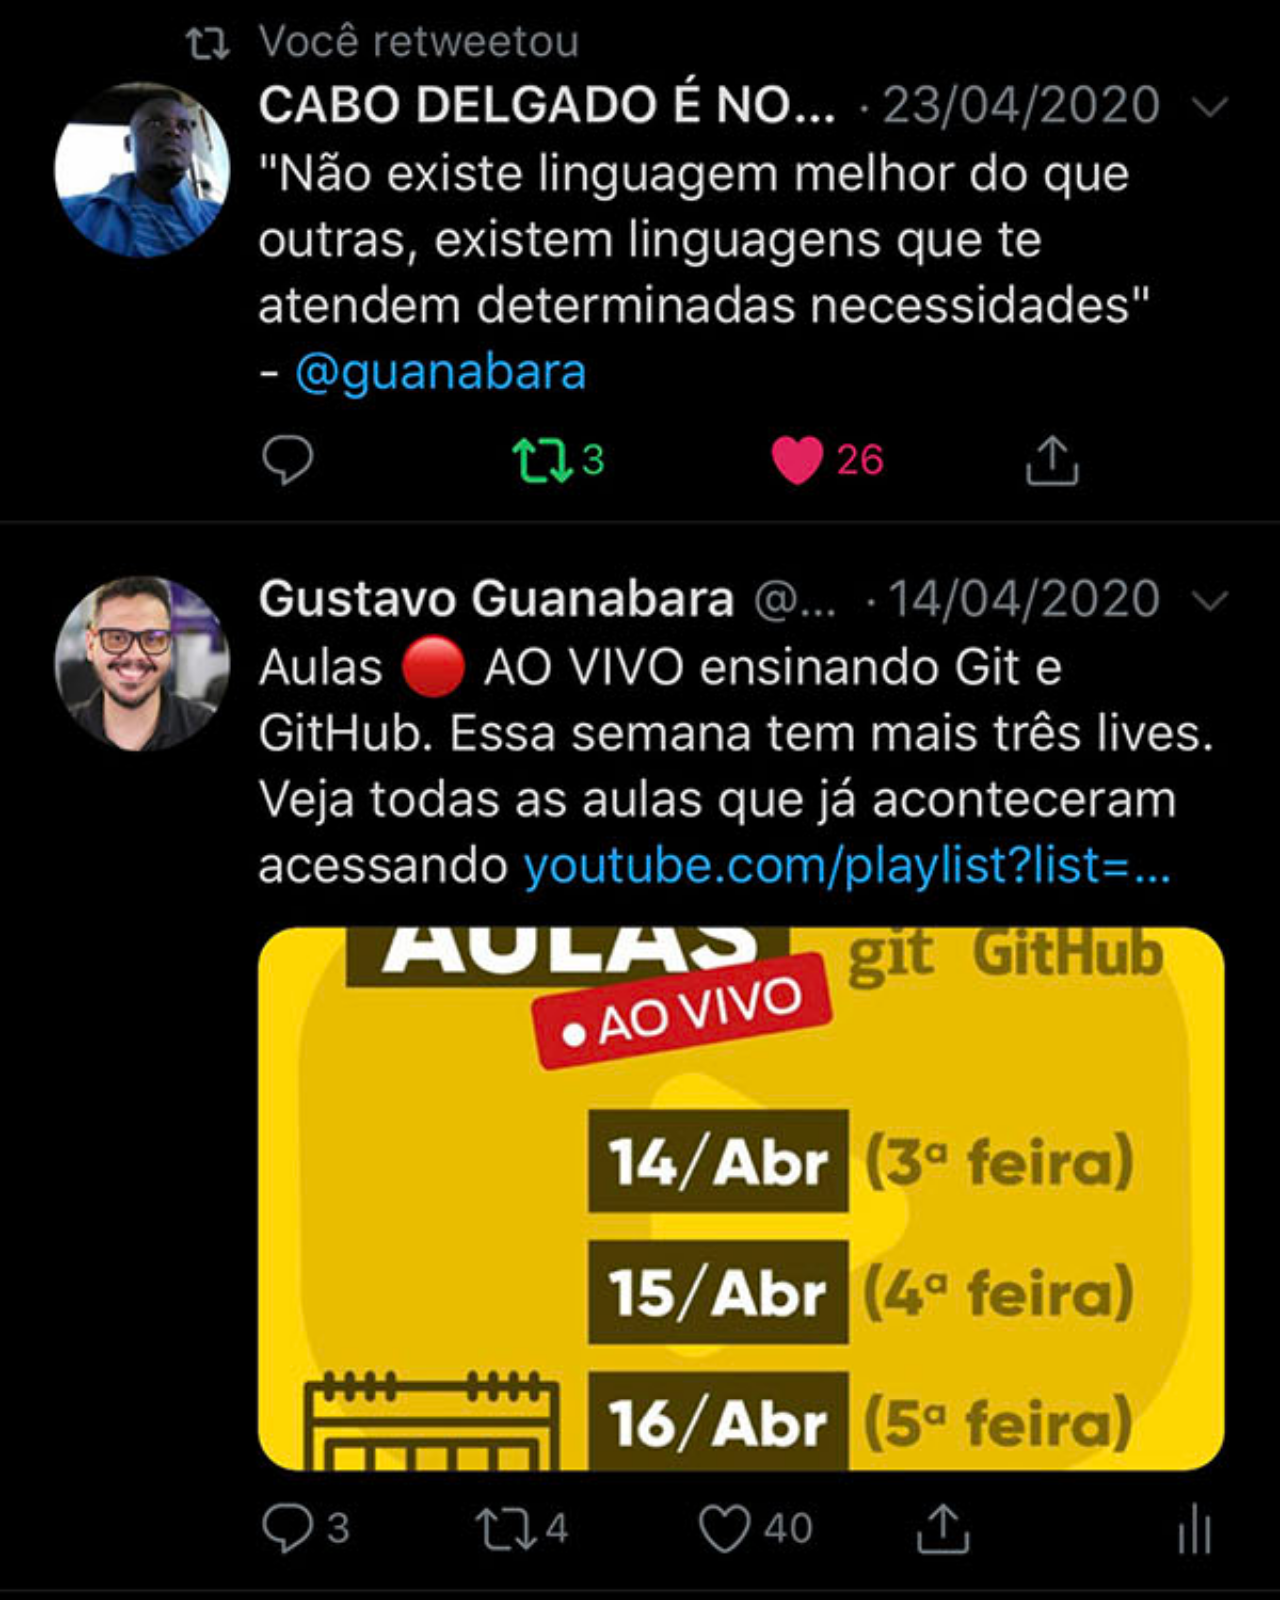
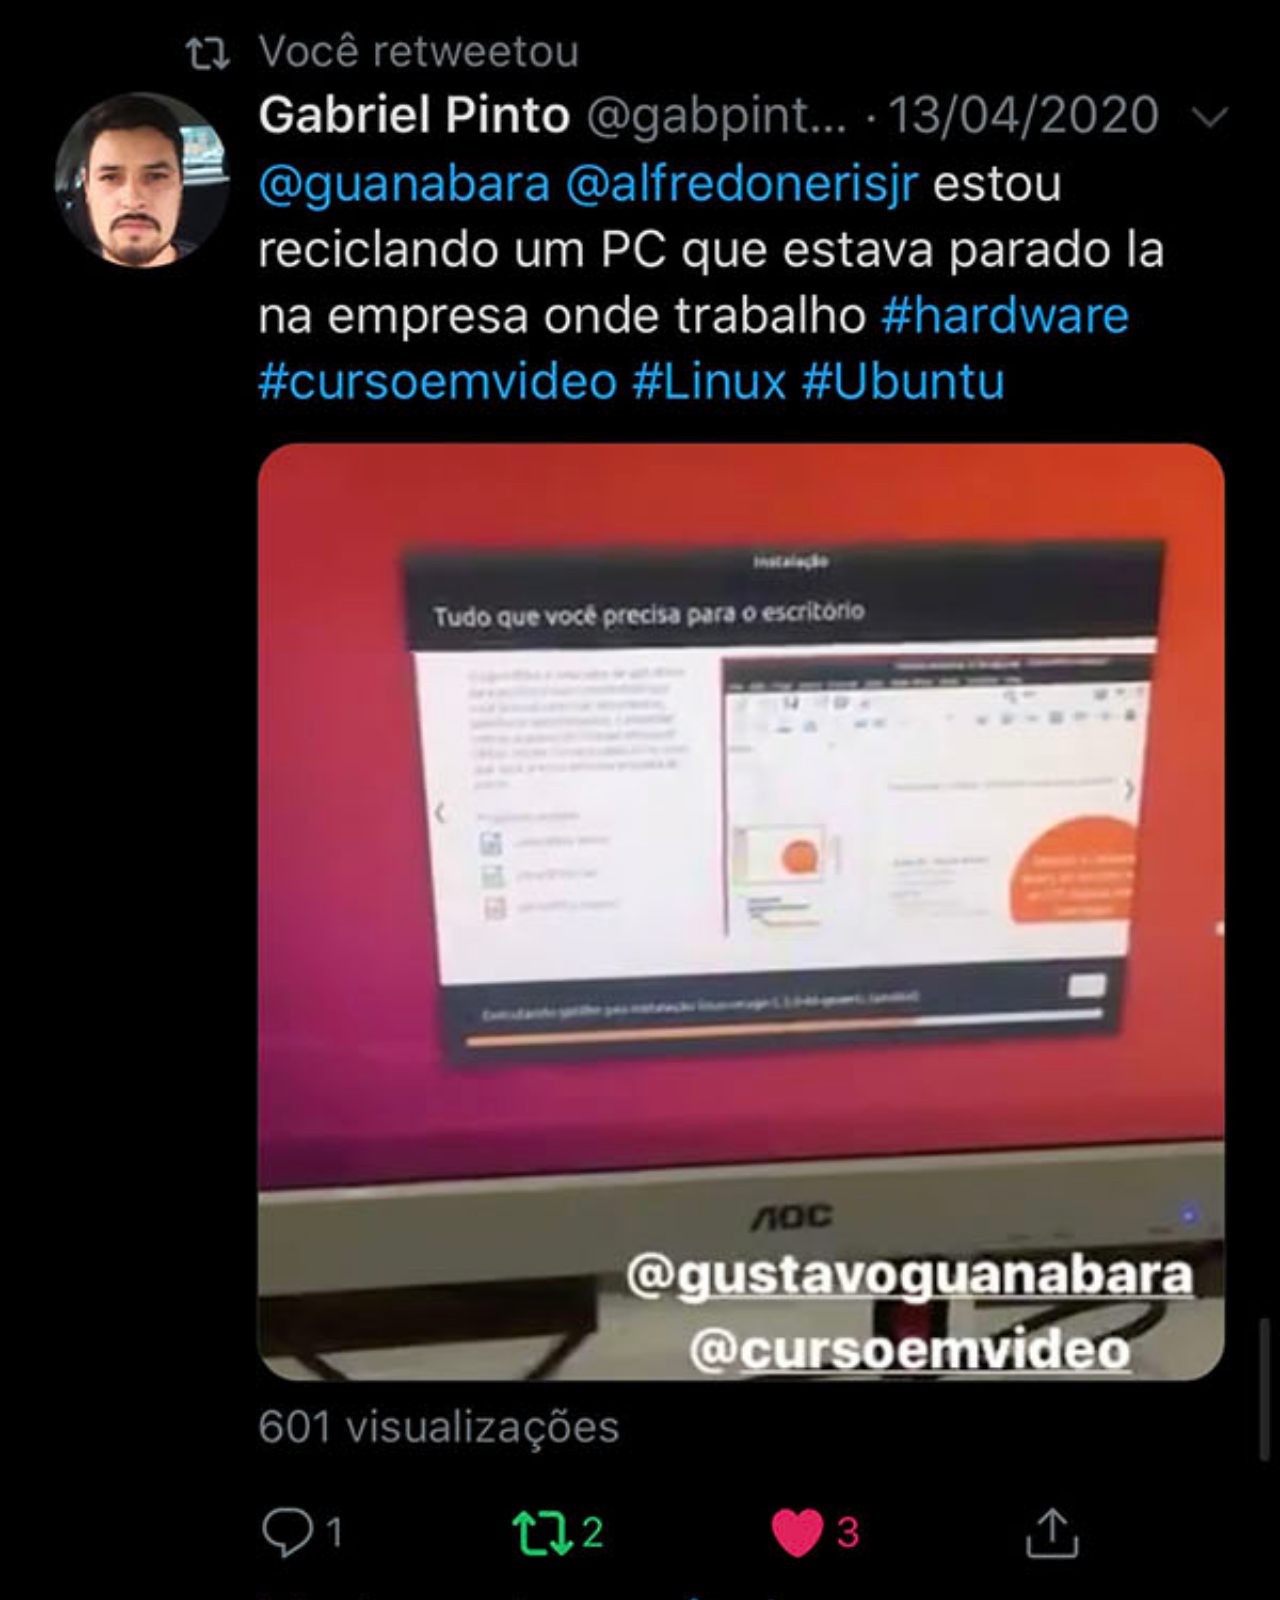
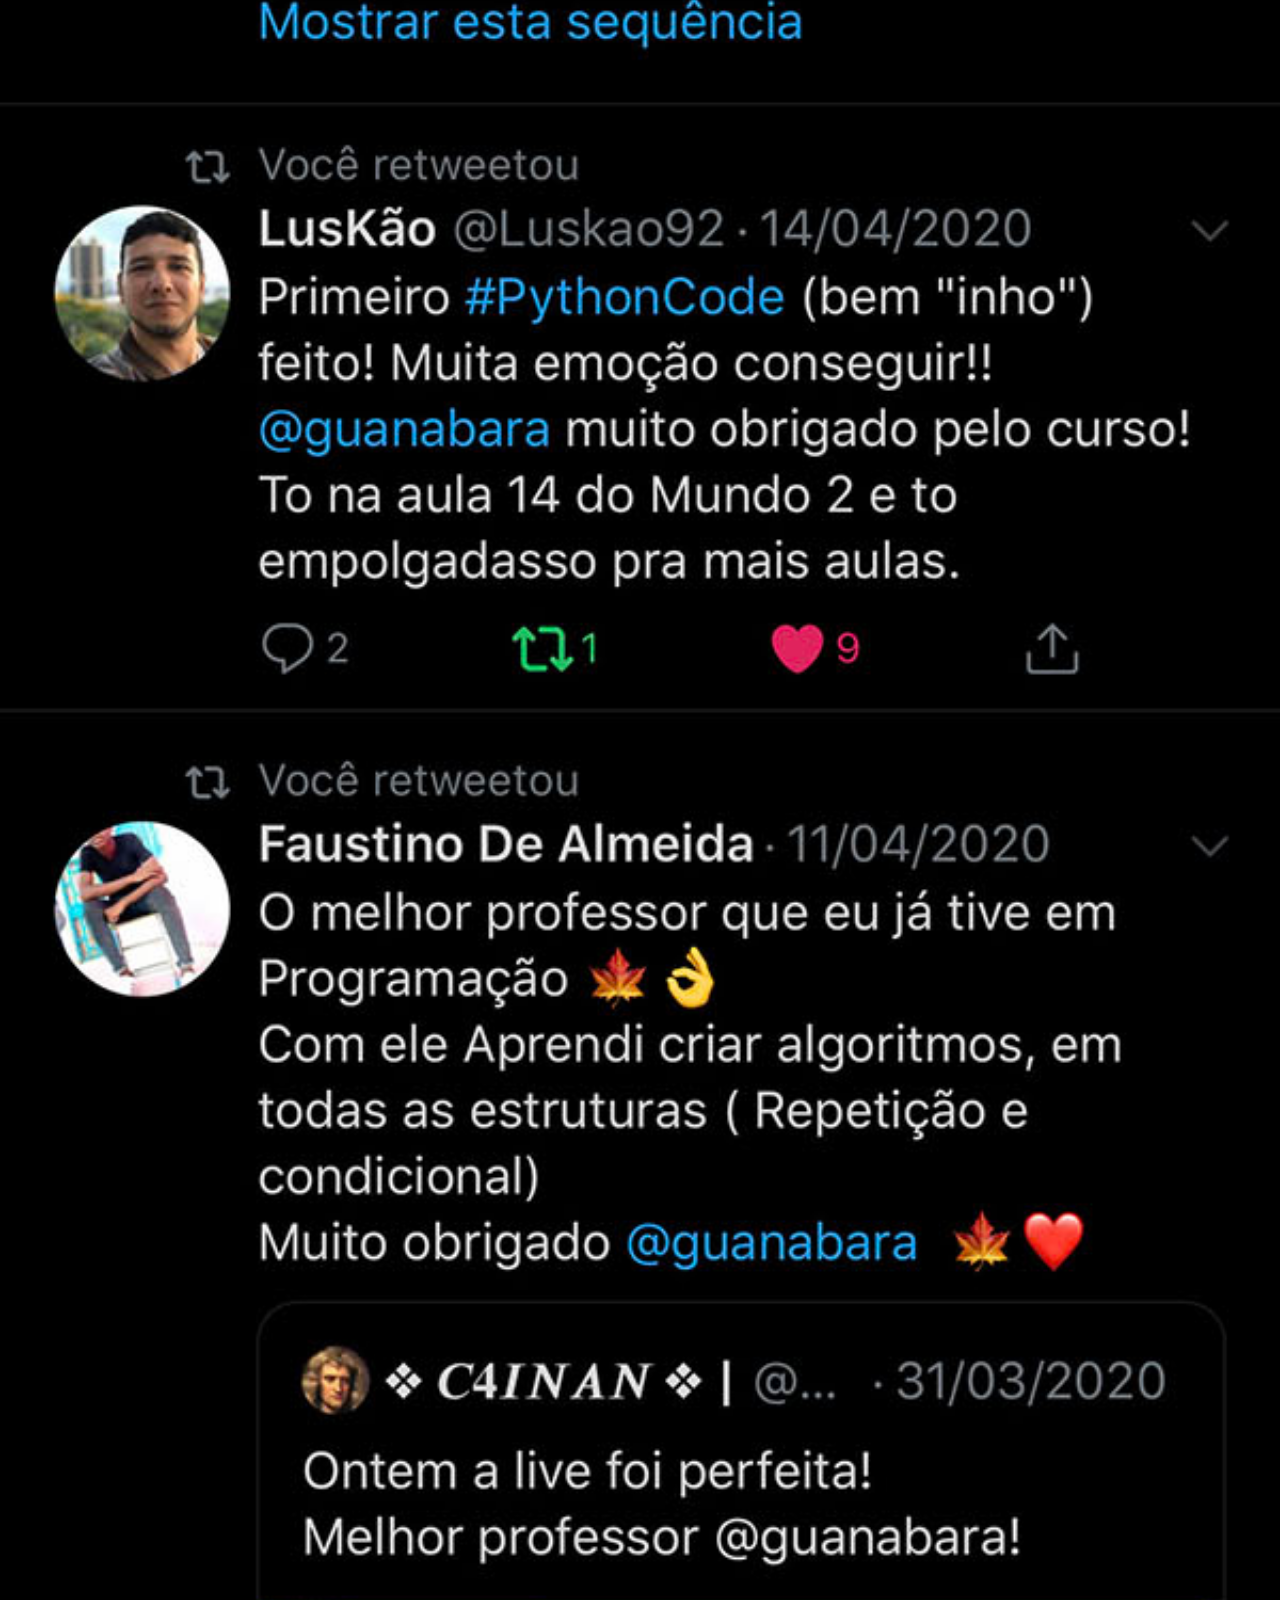
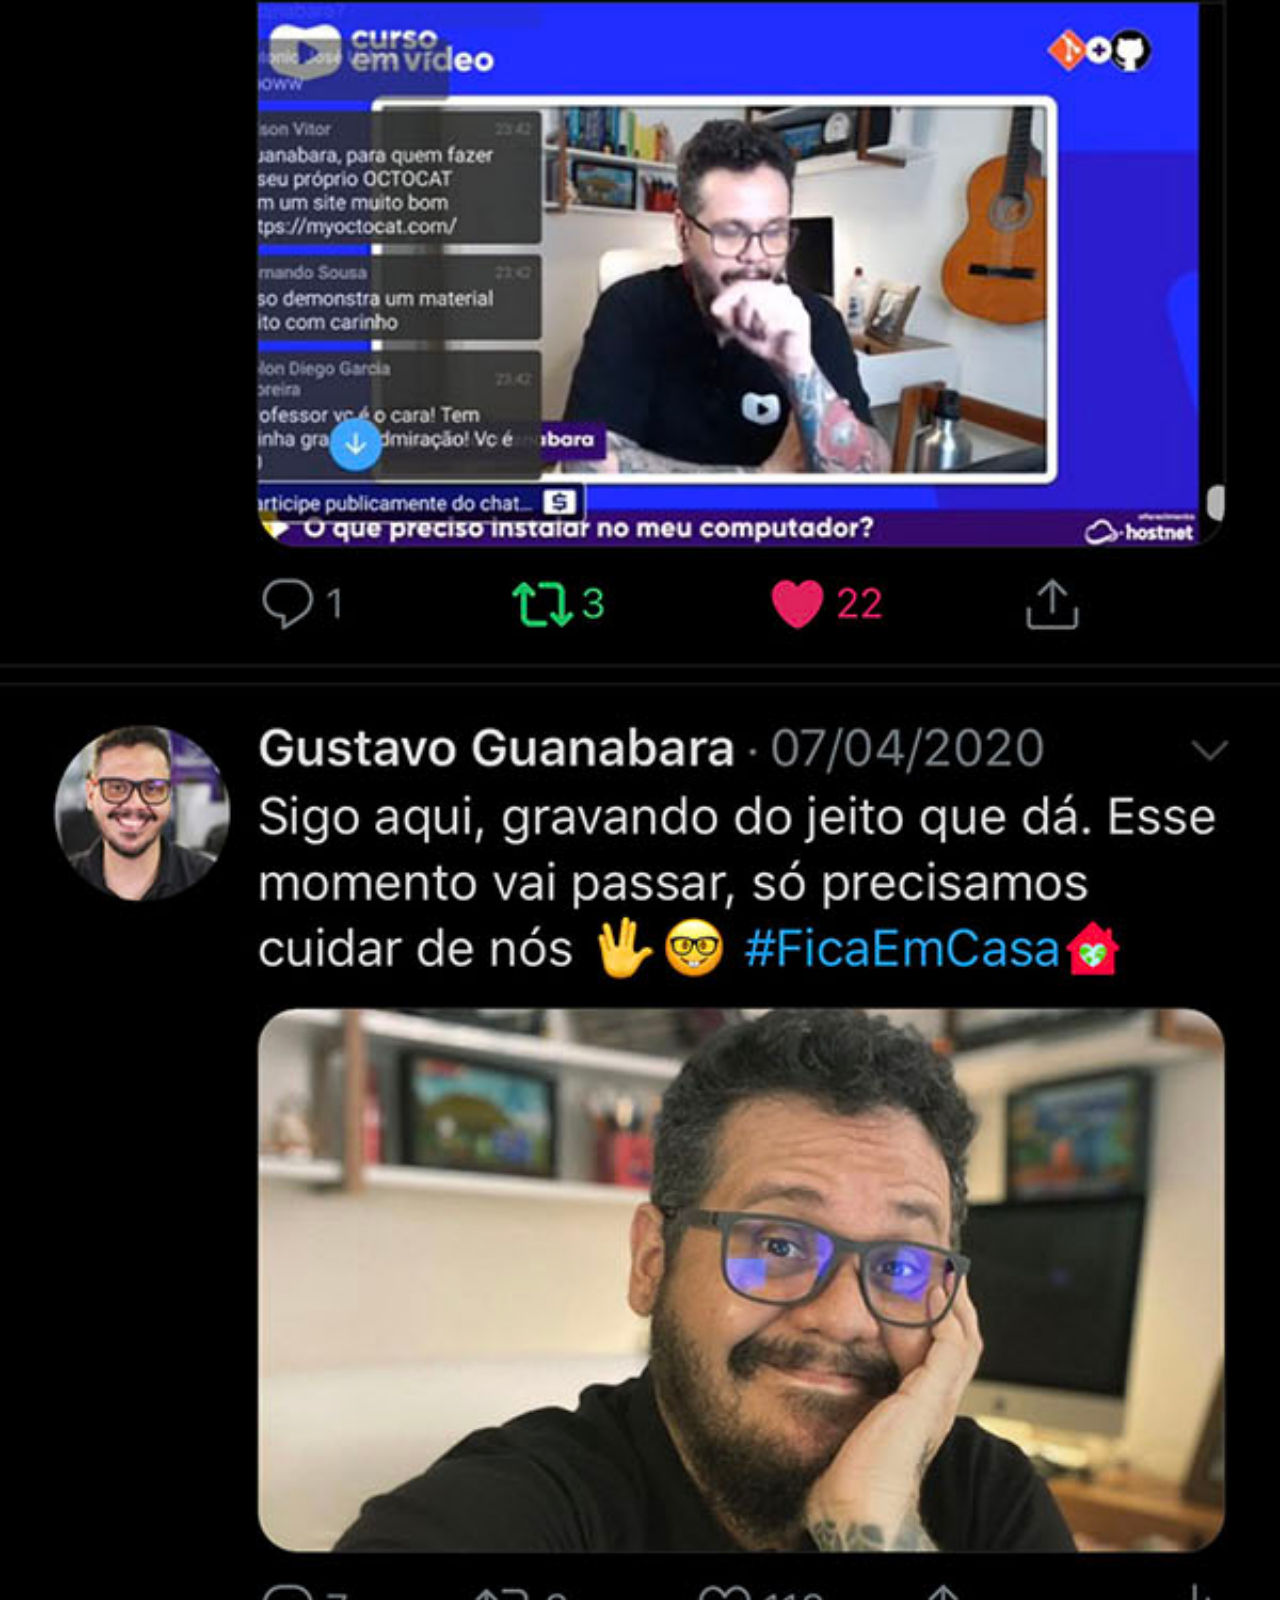
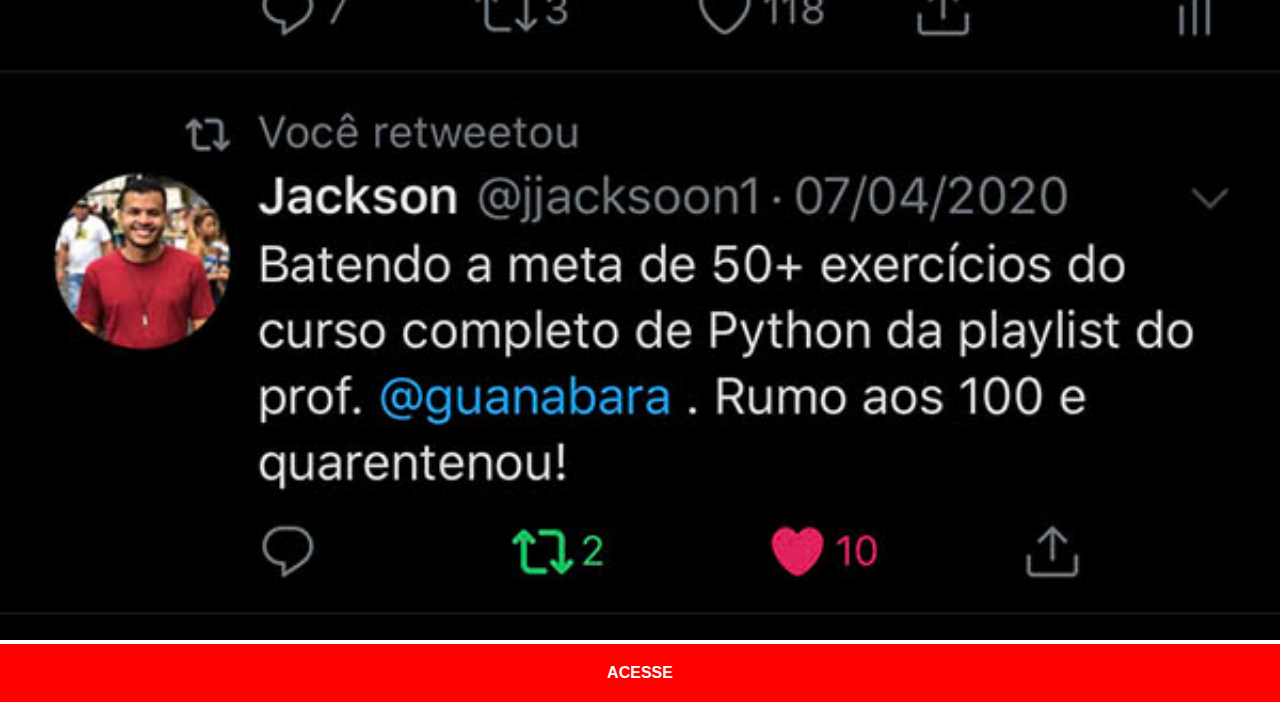
<file: twitter.html>
<!DOCTYPE html>
<html lang="pt-br">
<head>
    <meta charset="UTF-8">
    <meta http-equiv="X-UA-Compatible" content="IE=edge">
    <meta name="viewport" content="width=device-width, initial-scale=1.0">
    <link rel="stylesheet" href="./estilos/social.css">
    <title>Twitter</title>
</head>
<body>
    <img src="./imagens/tela-twitter.jpg" alt="Twitter">
    <a href="https://twitter.com/Hiury73916220" target="_blank">ACESSE</a>
</body>
</html>
</file>
<file: estilos/style.css>
@charset "UFT-8";

*{
    margin: 0px;
    padding: 0px;
    font-family: Arial, Helvetica, sans-serif;
}

html, body{
    height: 100vh;
    width: 100vw;
    background-color: black;
}

body{
    background: url('../imagens/fundo-madeira.jpg') no-repeat top center;
    background-size: cover;
    background-attachment: fixed;
}

main{
    height: 100vh;
    position: relative;
}

section#telefone{
    height: 627px;
    width: 311px;
    background: url('../imagens/frame-iphone.png') no-repeat;
    position: absolute;
    top: 50%;
    left: 50%;
    transform: translate(-50%, -50%);
}

iframe#tela{
    position: relative;
    top: 81px;
    left: 22px;
    width: 267px;
    height: 469.5px;
}

section#redes-sociais{
    text-align: right;
}

section#redes-sociais img{
    border-radius: 50%;
    box-shadow: 3px 3px 5px rgba(0, 0, 0, 0.5);
    width: 70px;
    margin: 5px;
    box-sizing: border-box;
    transition: transform 1s;
}

section#redes-sociais img:hover{
    border: 3px solid rgba(255, 255, 255, 0.8);
    width: 80px;
    transform: translate(-7px, 0px);
    transition: transform 0.3s, border 0.3s;
    margin-bottom: 0px;
}
</file>
<file: estilos/social.css>
@charset "UTF-8";

*{
    margin: 0px;
    padding: 0px;
    font-family: Arial, Helvetica, sans-serif;
}

::-webkit-scrollbar{
    width: 0px;
    height: 0px;
}

img{
    width: 100vw;
}

a{
    display: block;
    background-color: red;
    padding: 20px;
    color: white;
    text-align: center;
    font-weight: bolder;
    text-decoration: none;
    transition: 0.5s;
}

a:hover{
    background-color: darkred;
    transition: 0.5s;
}
</file>
